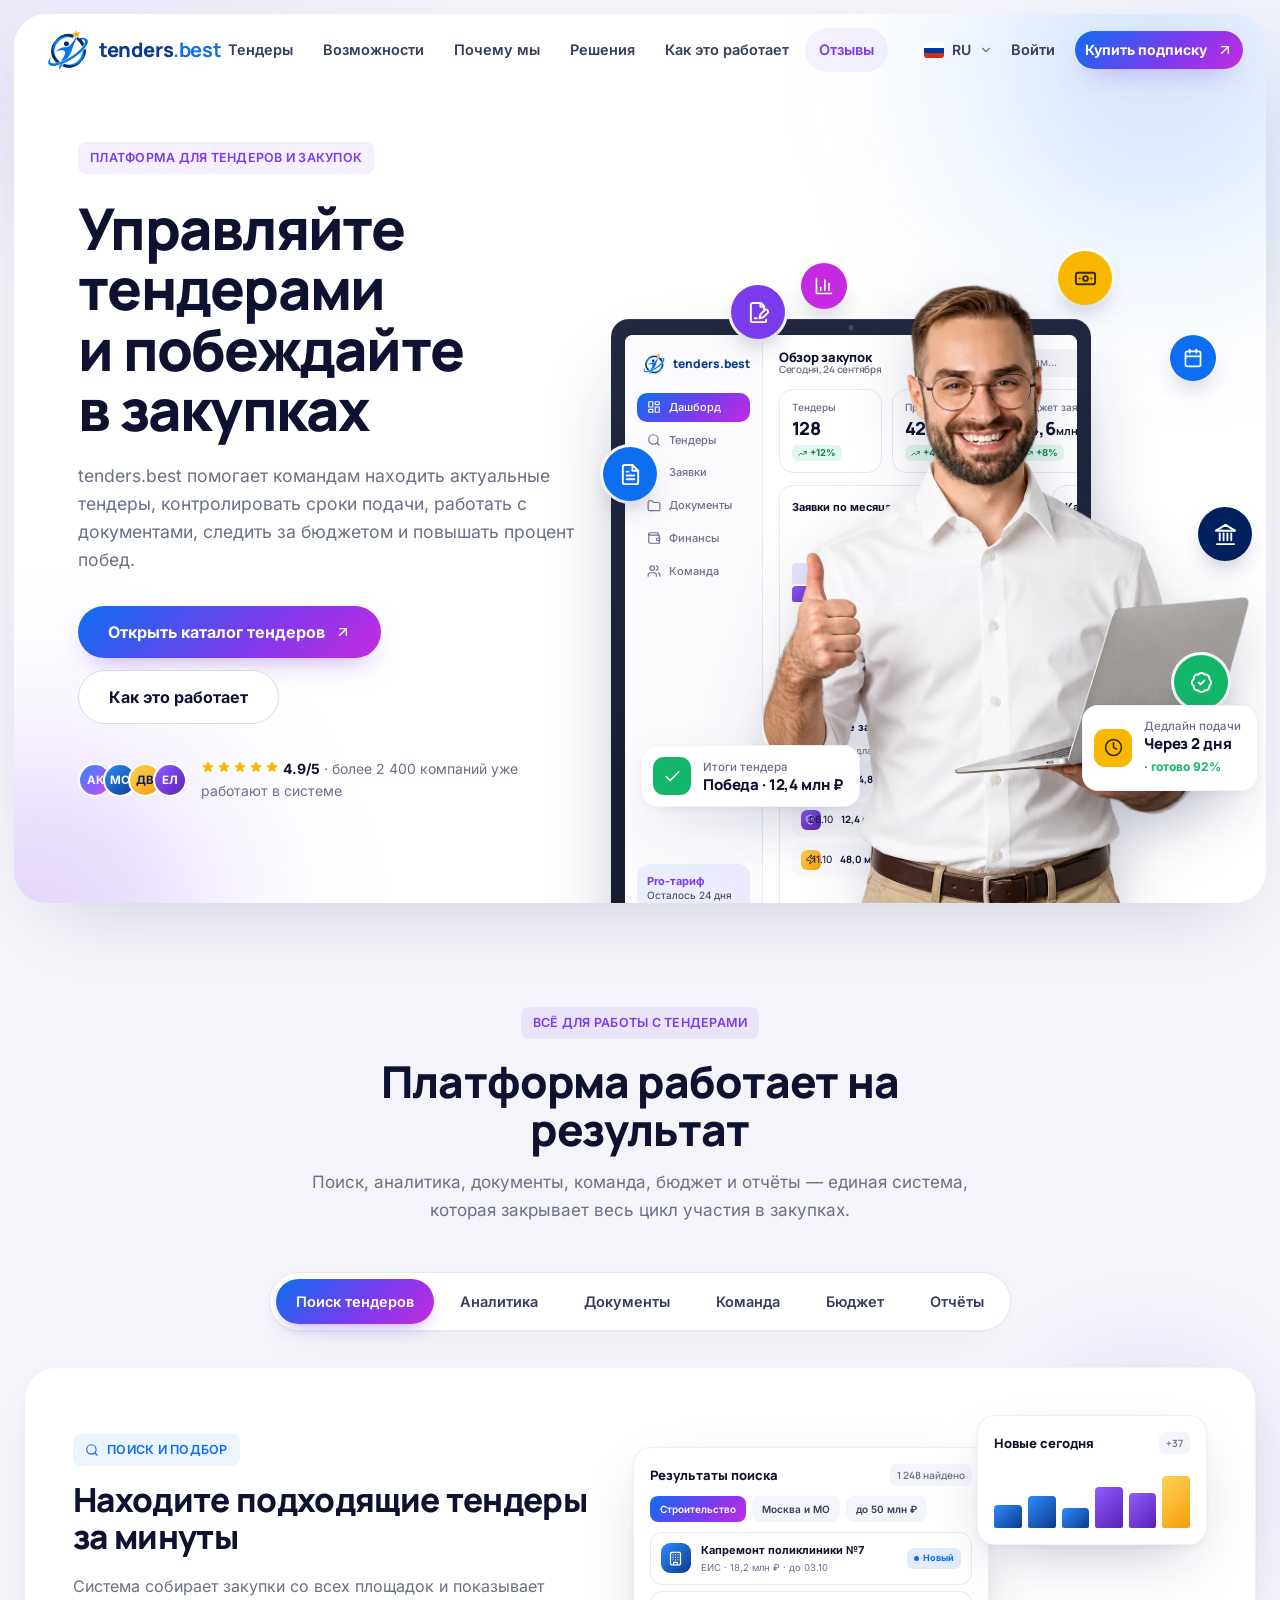
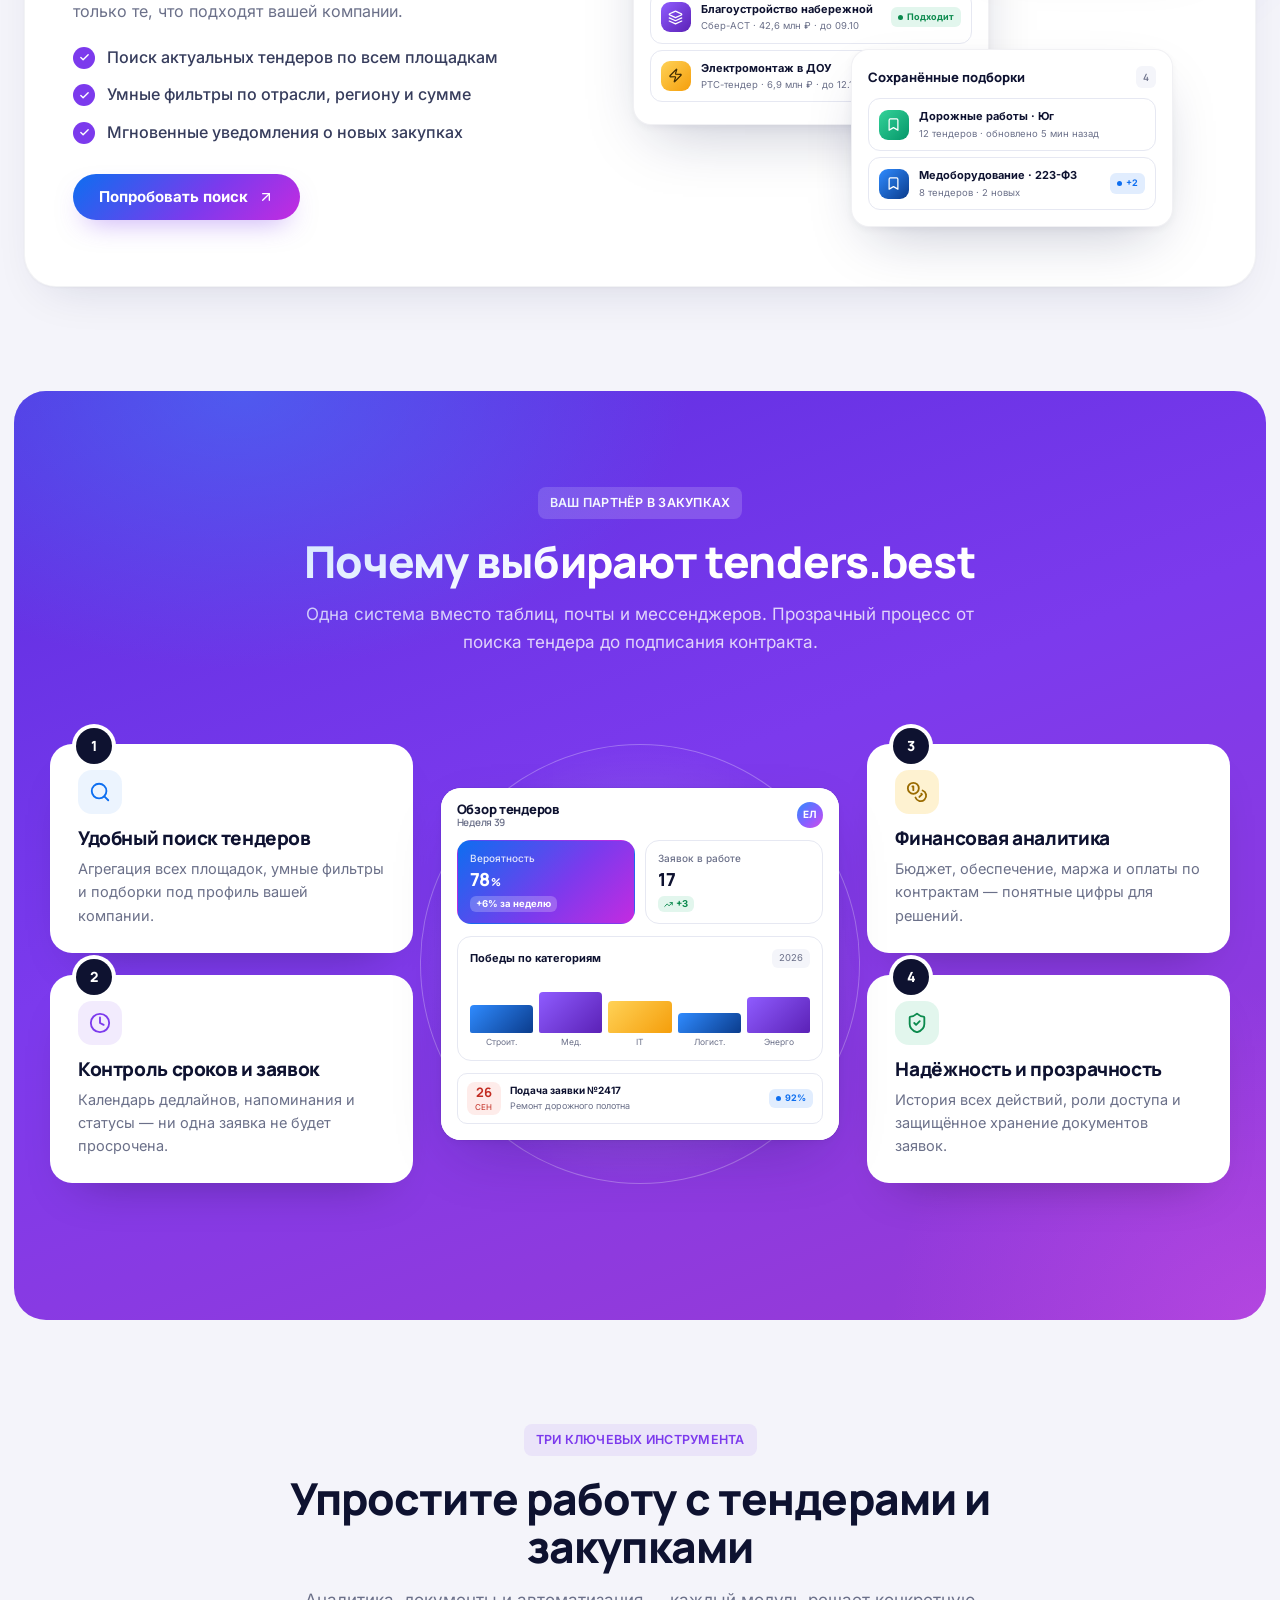
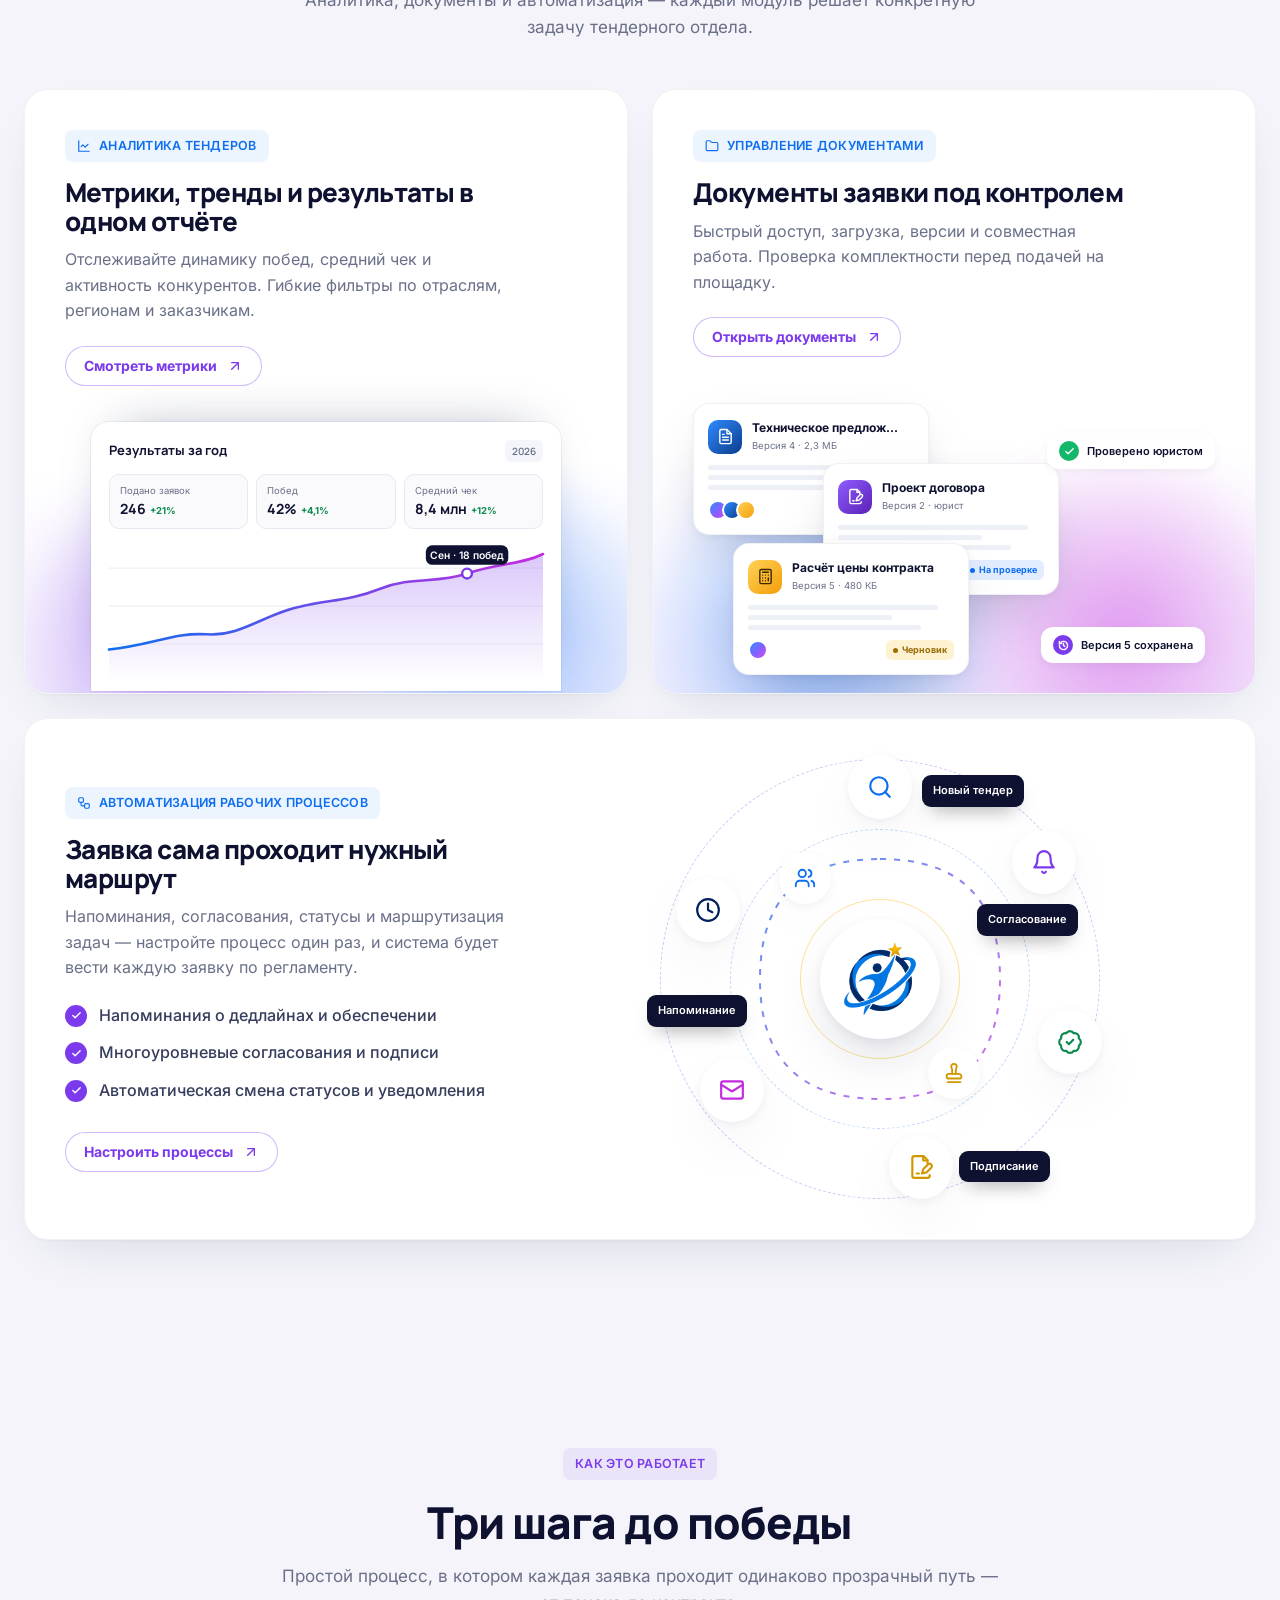
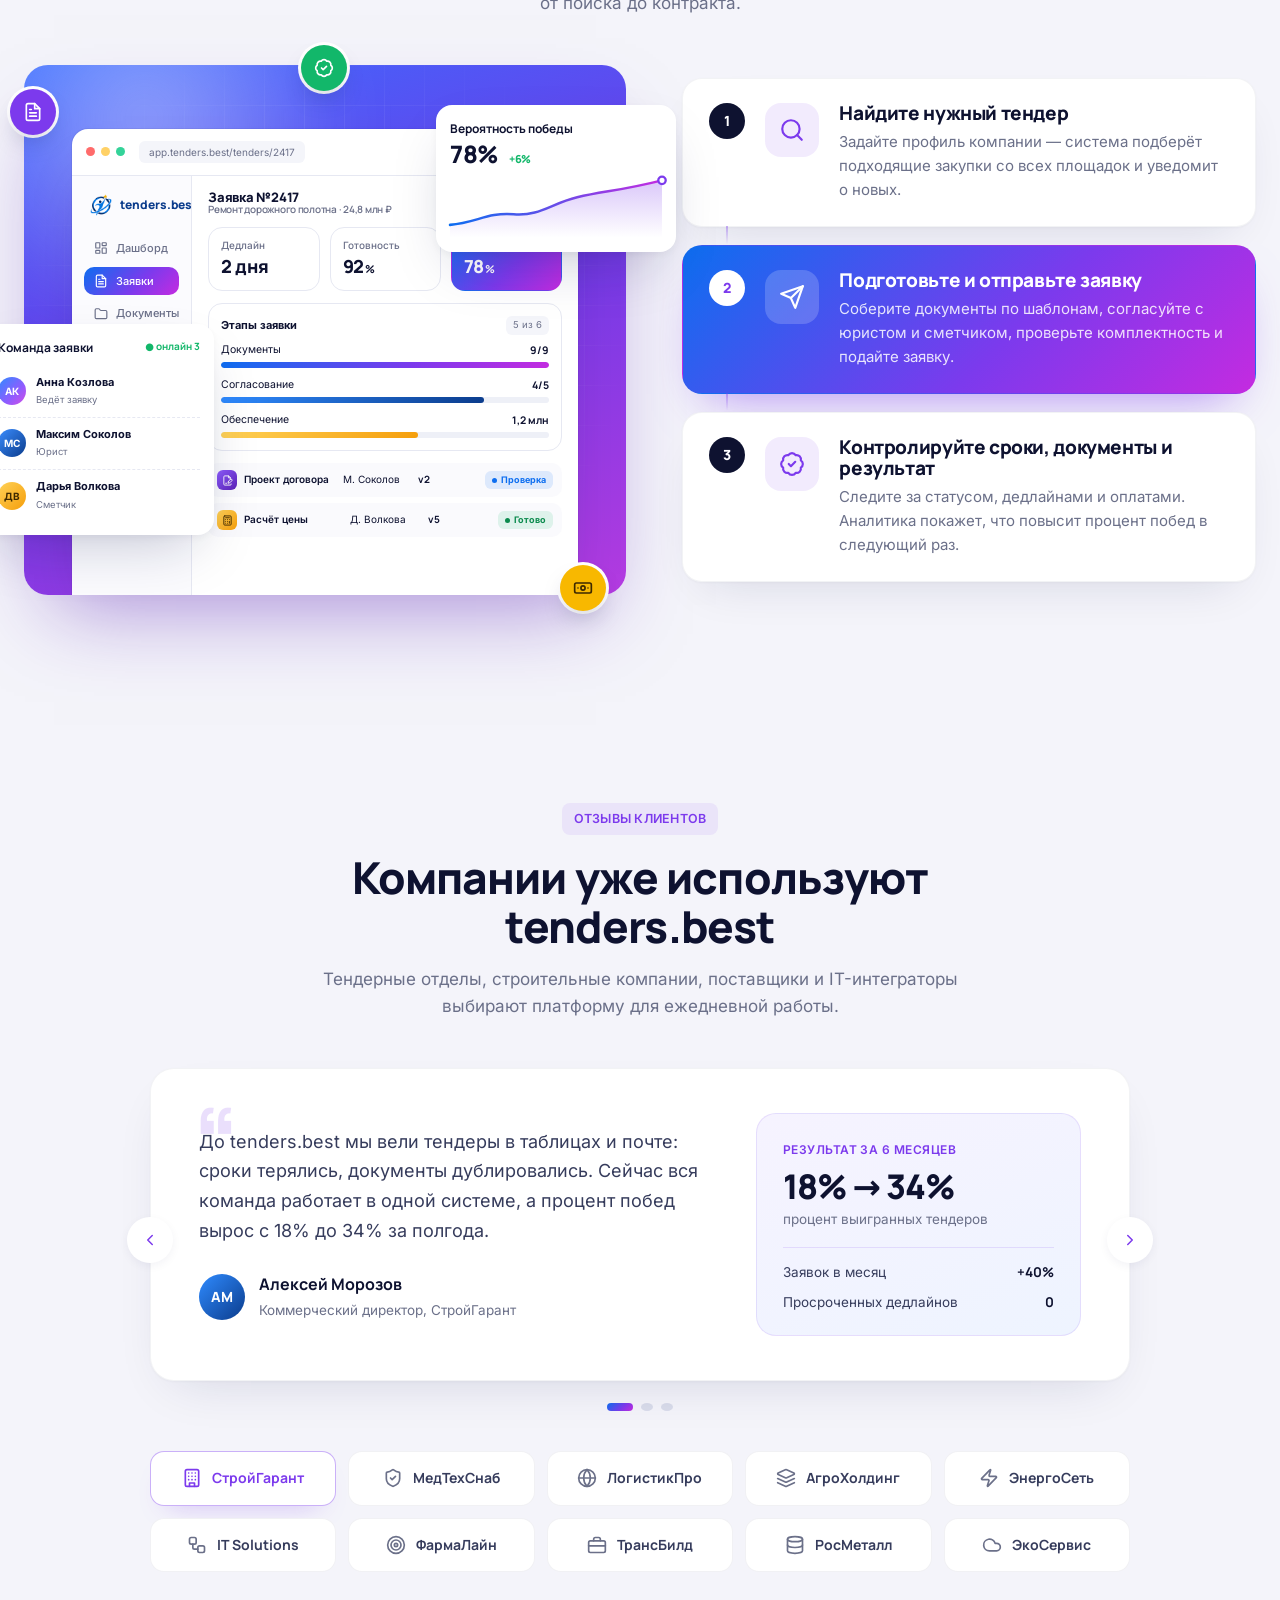
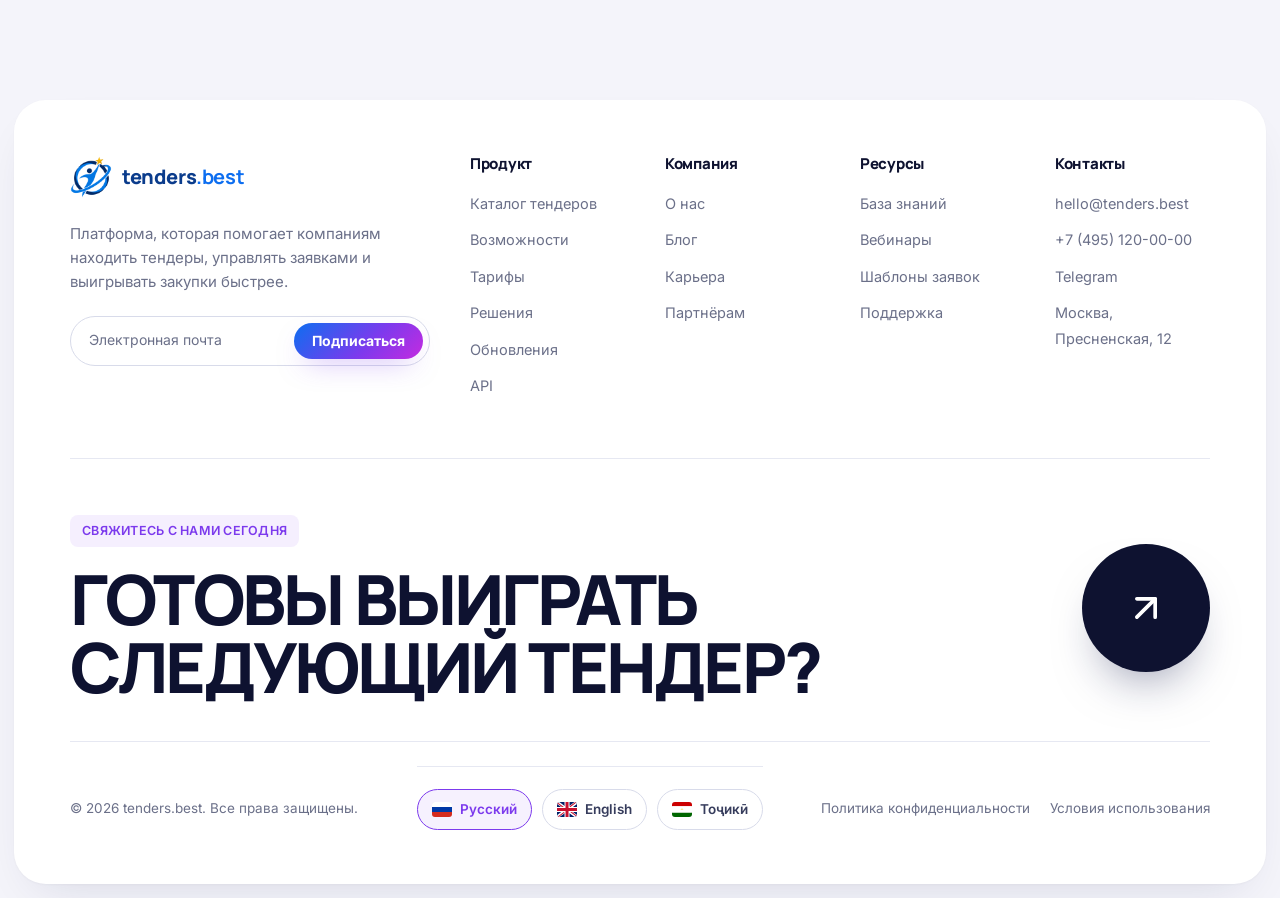
<file: index.html>
<!DOCTYPE html>
<html lang="ru">
<head>
  <meta charset="UTF-8">
  <meta name="viewport" content="width=device-width, initial-scale=1.0">
  <title>tenders.best — платформа для тендеров и закупок</title>
  <meta name="description" content="tenders.best помогает компаниям находить тендеры, контролировать сроки, работать с документами, анализировать закупки и повышать процент побед.">
  <meta property="og:title" content="tenders.best — управляйте тендерами и выигрывайте закупки">
  <meta property="og:description" content="Поиск тендеров, контроль сроков, документы, бюджет и аналитика — в одной системе.">
  <meta property="og:type" content="website">
  <link rel="icon" type="image/png" href="assets/img/favicon.png">
  <link rel="apple-touch-icon" href="assets/img/apple-touch-icon.png">
  <link rel="preload" href="assets/fonts/manrope-800-cyrillic.woff2" as="font" type="font/woff2" crossorigin>
  <link rel="preload" href="assets/fonts/inter-400-cyrillic.woff2" as="font" type="font/woff2" crossorigin>
  <link rel="stylesheet" href="assets/css/fonts.css">
  <link rel="stylesheet" href="assets/css/styles.css">
</head>
<body>

<!-- ============ icon sprite ============ -->
<svg width="0" height="0" style="position:absolute" aria-hidden="true">
  <defs>
    <linearGradient id="lineGrad" x1="0" y1="0" x2="1" y2="0"><stop offset="0" stop-color="#0d6ef0"/><stop offset="1" stop-color="#c42be0"/></linearGradient>
    <linearGradient id="areaGrad" x1="0" y1="0" x2="0" y2="1"><stop offset="0" stop-color="#7c3aed" stop-opacity="0.28"/><stop offset="1" stop-color="#7c3aed" stop-opacity="0"/></linearGradient>
    <linearGradient id="orbitGrad" x1="0" y1="0" x2="1" y2="1"><stop offset="0" stop-color="#0d6ef0"/><stop offset="1" stop-color="#c42be0"/></linearGradient>
    <linearGradient id="donutA" x1="0" y1="0" x2="1" y2="1"><stop offset="0" stop-color="#2f8bff"/><stop offset="1" stop-color="#0b3c8c"/></linearGradient>
    <linearGradient id="donutB" x1="0" y1="0" x2="1" y2="1"><stop offset="0" stop-color="#a35bff"/><stop offset="1" stop-color="#5b21b6"/></linearGradient>
    <linearGradient id="donutC" x1="0" y1="0" x2="1" y2="1"><stop offset="0" stop-color="#ffd257"/><stop offset="1" stop-color="#f59e0b"/></linearGradient>
    <linearGradient id="donutD" x1="0" y1="0" x2="1" y2="1"><stop offset="0" stop-color="#e05cf5"/><stop offset="1" stop-color="#9d1fb8"/></linearGradient>

    <symbol id="flag-ru" viewBox="0 0 640 480"><path fill="#fff" d="M0 0h640v160H0z"/><path fill="#0039a6" d="M0 160h640v160H0z"/><path fill="#d52b1e" d="M0 320h640v160H0z"/></symbol>
    <symbol id="flag-en" viewBox="0 0 640 480"><path fill="#012169" d="M0 0h640v480H0z"/><path fill="#fff" d="m75 0 244 181L562 0h78v62L400 241l240 178v61h-80L320 301 81 480H0v-60l239-178L0 64V0h75z"/><path fill="#c8102e" d="m424 281 216 159v40L369 281h55zm-184 20 6 35L54 480H0l240-179zM640 0v3L391 191l2-44L590 0h50zM0 0l239 176h-60L0 42V0z"/><path fill="#fff" d="M241 0v480h160V0H241zM0 160v160h640V160H0z"/><path fill="#c8102e" d="M0 193v96h640v-96H0zM273 0v480h96V0h-96z"/></symbol>
    <symbol id="flag-tj" viewBox="0 0 640 480"><path fill="#c00" d="M0 0h640v137H0z"/><path fill="#fff" d="M0 137h640v206H0z"/><path fill="#060" d="M0 343h640v137H0z"/><path fill="#f8c300" d="M280 262c8-14 22-24 40-24s32 10 40 24c-12-6-26-10-40-10s-28 4-40 10zm40-42a12 12 0 1 0 0-24 12 12 0 0 0 0 24zm-62 24 8-4 3 9-5 6zm124 0-8-4-3 9 5 6zm-93-12 7-6 5 8-7 5zm62 0-7-6-5 8 7 5z"/></symbol>
    <symbol id="i-chevron-down" viewBox="0 0 24 24"><path d="m6 9 6 6 6-6"/></symbol>
    <symbol id="i-file" viewBox="0 0 24 24"><path d="M14 2H6a2 2 0 0 0-2 2v16a2 2 0 0 0 2 2h12a2 2 0 0 0 2-2V8z"/><path d="M14 2v6h6"/><path d="M16 13H8"/><path d="M16 17H8"/><path d="M10 9H8"/></symbol>
    <symbol id="i-contract" viewBox="0 0 24 24"><path d="M20 19.5v.5a2 2 0 0 1-2 2H6a2 2 0 0 1-2-2V4a2 2 0 0 1 2-2h8.5L18 5.5v3"/><path d="M14 2v4h4"/><path d="M8 18h2"/><path d="M18.4 9.6a2 2 0 1 1 3 3L17 17l-4 1 1-4Z"/></symbol>
    <symbol id="i-money" viewBox="0 0 24 24"><rect x="2" y="6" width="20" height="12" rx="2"/><circle cx="12" cy="12" r="2.5"/><path d="M6 12h.01M18 12h.01"/></symbol>
    <symbol id="i-bank" viewBox="0 0 24 24"><path d="M3 22h18"/><path d="M6 18v-7"/><path d="M10 18v-7"/><path d="M14 18v-7"/><path d="M18 18v-7"/><path d="M12 2 2 8h20z"/></symbol>
    <symbol id="i-chart" viewBox="0 0 24 24"><path d="M3 3v18h18"/><path d="M18 17V9"/><path d="M13 17V5"/><path d="M8 17v-3"/></symbol>
    <symbol id="i-line" viewBox="0 0 24 24"><path d="M3 3v18h18"/><path d="m19 9-5 5-4-4-3 3"/></symbol>
    <symbol id="i-trend" viewBox="0 0 24 24"><path d="M22 7 13.5 15.5 8.5 10.5 2 17"/><path d="M16 7h6v6"/></symbol>
    <symbol id="i-calendar" viewBox="0 0 24 24"><rect x="3" y="4" width="18" height="18" rx="2"/><path d="M16 2v4M8 2v4M3 10h18"/></symbol>
    <symbol id="i-bell" viewBox="0 0 24 24"><path d="M6 8a6 6 0 0 1 12 0c0 7 3 9 3 9H3s3-2 3-9"/><path d="M10.3 21a1.94 1.94 0 0 0 3.4 0"/></symbol>
    <symbol id="i-shield" viewBox="0 0 24 24"><path d="M20 13c0 5-3.5 7.5-7.66 8.95a1 1 0 0 1-.67-.01C7.5 20.5 4 18 4 13V6a1 1 0 0 1 1-1c2 0 4.5-1.2 6.24-2.72a1.17 1.17 0 0 1 1.52 0C14.51 3.81 17 5 19 5a1 1 0 0 1 1 1z"/><path d="m9 12 2 2 4-4"/></symbol>
    <symbol id="i-badge" viewBox="0 0 24 24"><path d="M3.85 8.62a4 4 0 0 1 4.78-4.77 4 4 0 0 1 6.74 0 4 4 0 0 1 4.78 4.78 4 4 0 0 1 0 6.74 4 4 0 0 1-4.77 4.78 4 4 0 0 1-6.75 0 4 4 0 0 1-4.78-4.77 4 4 0 0 1 0-6.76Z"/><path d="m9 12 2 2 4-4"/></symbol>
    <symbol id="i-gavel" viewBox="0 0 24 24"><path d="m14 13-7.5 7.5a2.12 2.12 0 0 1-3-3L11 10"/><path d="m16 16 6-6"/><path d="m8 8 6-6"/><path d="m9 7 8 8"/><path d="m21 11-8-8"/></symbol>
    <symbol id="i-briefcase" viewBox="0 0 24 24"><rect x="2" y="7" width="20" height="14" rx="2"/><path d="M16 7V5a2 2 0 0 0-2-2h-4a2 2 0 0 0-2 2v2"/><path d="M2 13h20"/></symbol>
    <symbol id="i-search" viewBox="0 0 24 24"><circle cx="11" cy="11" r="8"/><path d="m21 21-4.3-4.3"/></symbol>
    <symbol id="i-users" viewBox="0 0 24 24"><path d="M16 21v-2a4 4 0 0 0-4-4H6a4 4 0 0 0-4 4v2"/><circle cx="9" cy="7" r="4"/><path d="M22 21v-2a4 4 0 0 0-3-3.87"/><path d="M16 3.13a4 4 0 0 1 0 7.75"/></symbol>
    <symbol id="i-wallet" viewBox="0 0 24 24"><path d="M21 12V7H5a2 2 0 0 1 0-4h14v4"/><path d="M3 5v14a2 2 0 0 0 2 2h16v-5"/><path d="M18 12a2 2 0 0 0 0 4h4v-4Z"/></symbol>
    <symbol id="i-mail" viewBox="0 0 24 24"><rect x="2" y="4" width="20" height="16" rx="2"/><path d="m22 7-8.97 5.7a1.94 1.94 0 0 1-2.06 0L2 7"/></symbol>
    <symbol id="i-cloud" viewBox="0 0 24 24"><path d="M17.5 19H9a7 7 0 1 1 6.71-9h1.79a4.5 4.5 0 1 1 0 9Z"/></symbol>
    <symbol id="i-folder" viewBox="0 0 24 24"><path d="M20 20a2 2 0 0 0 2-2V8a2 2 0 0 0-2-2h-7.9a2 2 0 0 1-1.69-.9L9.6 3.9A2 2 0 0 0 7.93 3H4a2 2 0 0 0-2 2v13a2 2 0 0 0 2 2Z"/></symbol>
    <symbol id="i-pie" viewBox="0 0 24 24"><path d="M21.21 15.89A10 10 0 1 1 8 2.83"/><path d="M22 12A10 10 0 0 0 12 2v10z"/></symbol>
    <symbol id="i-report" viewBox="0 0 24 24"><rect x="8" y="2" width="8" height="4" rx="1"/><path d="M16 4h2a2 2 0 0 1 2 2v14a2 2 0 0 1-2 2H6a2 2 0 0 1-2-2V6a2 2 0 0 1 2-2h2"/><path d="M12 11h4M12 16h4M8 11h.01M8 16h.01"/></symbol>
    <symbol id="i-clock" viewBox="0 0 24 24"><circle cx="12" cy="12" r="10"/><path d="M12 6v6l4 2"/></symbol>
    <symbol id="i-star" viewBox="0 0 24 24"><path d="M12 2l3.09 6.26L22 9.27l-5 4.87 1.18 6.88L12 17.77l-6.18 3.25L7 14.14 2 9.27l6.91-1.01z"/></symbol>
    <symbol id="i-arrow-up-right" viewBox="0 0 24 24"><path d="M7 17 17 7"/><path d="M7 7h10v10"/></symbol>
    <symbol id="i-arrow-right" viewBox="0 0 24 24"><path d="M5 12h14"/><path d="m12 5 7 7-7 7"/></symbol>
    <symbol id="i-chevron-left" viewBox="0 0 24 24"><path d="m15 18-6-6 6-6"/></symbol>
    <symbol id="i-chevron-right" viewBox="0 0 24 24"><path d="m9 18 6-6-6-6"/></symbol>
    <symbol id="i-check" viewBox="0 0 24 24"><path d="M20 6 9 17l-5-5"/></symbol>
    <symbol id="i-play" viewBox="0 0 24 24"><path d="m6 3 14 9-14 9V3z"/></symbol>
    <symbol id="i-sparkles" viewBox="0 0 24 24"><path d="m12 3 1.9 5.8a2 2 0 0 0 1.3 1.3L21 12l-5.8 1.9a2 2 0 0 0-1.3 1.3L12 21l-1.9-5.8a2 2 0 0 0-1.3-1.3L3 12l5.8-1.9a2 2 0 0 0 1.3-1.3Z"/></symbol>
    <symbol id="i-layers" viewBox="0 0 24 24"><path d="m12.83 2.18a2 2 0 0 0-1.66 0L2.6 6.08a1 1 0 0 0 0 1.83l8.58 3.91a2 2 0 0 0 1.66 0l8.58-3.9a1 1 0 0 0 0-1.83Z"/><path d="m22 17.65-9.17 4.16a2 2 0 0 1-1.66 0L2 17.65"/><path d="m22 12.65-9.17 4.16a2 2 0 0 1-1.66 0L2 12.65"/></symbol>
    <symbol id="i-workflow" viewBox="0 0 24 24"><rect x="3" y="3" width="8" height="8" rx="2"/><path d="M7 11v4a2 2 0 0 0 2 2h4"/><rect x="13" y="13" width="8" height="8" rx="2"/></symbol>
    <symbol id="i-zap" viewBox="0 0 24 24"><path d="M4 14a1 1 0 0 1-.78-1.63l9.9-10.2a.5.5 0 0 1 .86.46l-1.92 6.02A1 1 0 0 0 13 10h7a1 1 0 0 1 .78 1.63l-9.9 10.2a.5.5 0 0 1-.86-.46l1.92-6.02A1 1 0 0 0 11 14z"/></symbol>
    <symbol id="i-lock" viewBox="0 0 24 24"><rect x="3" y="11" width="18" height="11" rx="2"/><path d="M7 11V7a5 5 0 0 1 10 0v4"/></symbol>
    <symbol id="i-grid" viewBox="0 0 24 24"><rect width="7" height="9" x="3" y="3" rx="1"/><rect width="7" height="5" x="14" y="3" rx="1"/><rect width="7" height="9" x="14" y="12" rx="1"/><rect width="7" height="5" x="3" y="16" rx="1"/></symbol>
    <symbol id="i-settings" viewBox="0 0 24 24"><circle cx="12" cy="12" r="3"/><path d="M19.4 15a1.65 1.65 0 0 0 .33 1.82l.06.06a2 2 0 1 1-2.83 2.83l-.06-.06a1.65 1.65 0 0 0-1.82-.33 1.65 1.65 0 0 0-1 1.51V21a2 2 0 1 1-4 0v-.09A1.65 1.65 0 0 0 9 19.4a1.65 1.65 0 0 0-1.82.33l-.06.06a2 2 0 1 1-2.83-2.83l.06-.06a1.65 1.65 0 0 0 .33-1.82 1.65 1.65 0 0 0-1.51-1H3a2 2 0 1 1 0-4h.09A1.65 1.65 0 0 0 4.6 9a1.65 1.65 0 0 0-.33-1.82l-.06-.06a2 2 0 1 1 2.83-2.83l.06.06a1.65 1.65 0 0 0 1.82.33H9a1.65 1.65 0 0 0 1-1.51V3a2 2 0 1 1 4 0v.09a1.65 1.65 0 0 0 1 1.51 1.65 1.65 0 0 0 1.82-.33l.06-.06a2 2 0 1 1 2.83 2.83l-.06.06a1.65 1.65 0 0 0-.33 1.82V9a1.65 1.65 0 0 0 1.51 1H21a2 2 0 1 1 0 4h-.09a1.65 1.65 0 0 0-1.51 1z"/></symbol>
    <symbol id="i-percent" viewBox="0 0 24 24"><path d="M19 5 5 19"/><circle cx="6.5" cy="6.5" r="2.5"/><circle cx="17.5" cy="17.5" r="2.5"/></symbol>
    <symbol id="i-card" viewBox="0 0 24 24"><rect x="2" y="5" width="20" height="14" rx="2"/><path d="M2 10h20"/></symbol>
    <symbol id="i-building" viewBox="0 0 24 24"><rect x="4" y="2" width="16" height="20" rx="2"/><path d="M9 22v-4h6v4"/><path d="M8 6h.01M16 6h.01M12 6h.01M12 10h.01M12 14h.01M16 10h.01M16 14h.01M8 10h.01M8 14h.01"/></symbol>
    <symbol id="i-upload" viewBox="0 0 24 24"><path d="M21 15v4a2 2 0 0 1-2 2H5a2 2 0 0 1-2-2v-4"/><path d="m17 8-5-5-5 5"/><path d="M12 3v12"/></symbol>
    <symbol id="i-download" viewBox="0 0 24 24"><path d="M21 15v4a2 2 0 0 1-2 2H5a2 2 0 0 1-2-2v-4"/><path d="m7 10 5 5 5-5"/><path d="M12 15V3"/></symbol>
    <symbol id="i-filter" viewBox="0 0 24 24"><path d="M22 3H2l8 9.46V19l4 2v-8.54L22 3z"/></symbol>
    <symbol id="i-send" viewBox="0 0 24 24"><path d="m22 2-7 20-4-9-9-4Z"/><path d="M22 2 11 13"/></symbol>
    <symbol id="i-globe" viewBox="0 0 24 24"><circle cx="12" cy="12" r="10"/><path d="M12 2a14.5 14.5 0 0 0 0 20 14.5 14.5 0 0 0 0-20"/><path d="M2 12h20"/></symbol>
    <symbol id="i-phone" viewBox="0 0 24 24"><path d="M22 16.92v3a2 2 0 0 1-2.18 2 19.79 19.79 0 0 1-8.63-3.07 19.5 19.5 0 0 1-6-6 19.79 19.79 0 0 1-3.07-8.67A2 2 0 0 1 4.11 2h3a2 2 0 0 1 2 1.72c.127.96.361 1.903.7 2.81a2 2 0 0 1-.45 2.11L8.09 9.91a16 16 0 0 0 6 6l1.27-1.27a2 2 0 0 1 2.11-.45c.907.339 1.85.573 2.81.7A2 2 0 0 1 22 16.92z"/></symbol>
    <symbol id="i-message" viewBox="0 0 24 24"><path d="M21 15a2 2 0 0 1-2 2H7l-4 4V5a2 2 0 0 1 2-2h14a2 2 0 0 1 2 2z"/></symbol>
    <symbol id="i-database" viewBox="0 0 24 24"><ellipse cx="12" cy="5" rx="9" ry="3"/><path d="M3 5v14a9 3 0 0 0 18 0V5"/><path d="M3 12a9 3 0 0 0 18 0"/></symbol>
    <symbol id="i-coins" viewBox="0 0 24 24"><circle cx="8" cy="8" r="6"/><path d="M18.09 10.37A6 6 0 1 1 10.34 18"/><path d="M7 6h1v4"/><path d="m16.71 13.88.7.71-2.82 2.82"/></symbol>
    <symbol id="i-target" viewBox="0 0 24 24"><circle cx="12" cy="12" r="10"/><circle cx="12" cy="12" r="6"/><circle cx="12" cy="12" r="2"/></symbol>
    <symbol id="i-stamp" viewBox="0 0 24 24"><path d="M5 22h14"/><path d="M19.27 13.73A2.5 2.5 0 0 0 17.5 13h-11A2.5 2.5 0 0 0 4 15.5V17a1 1 0 0 0 1 1h14a1 1 0 0 0 1-1v-1.5c0-.66-.26-1.3-.73-1.77Z"/><path d="M14 13V8.5C14 7 15 7 15 5a3 3 0 0 0-6 0c0 2 1 2 1 3.5V13"/></symbol>
    <symbol id="i-user" viewBox="0 0 24 24"><path d="M19 21v-2a4 4 0 0 0-4-4H9a4 4 0 0 0-4 4v2"/><circle cx="12" cy="7" r="4"/></symbol>
    <symbol id="i-calc" viewBox="0 0 24 24"><rect width="16" height="20" x="4" y="2" rx="2"/><path d="M8 6h8"/><path d="M16 14v4"/><path d="M16 10h.01M12 10h.01M8 10h.01M12 14h.01M8 14h.01M12 18h.01M8 18h.01"/></symbol>
    <symbol id="i-bookmark" viewBox="0 0 24 24"><path d="m19 21-7-4-7 4V5a2 2 0 0 1 2-2h10a2 2 0 0 1 2 2v16z"/></symbol>
    <symbol id="i-scale" viewBox="0 0 24 24"><path d="m16 16 3-8 3 8c-.87.65-1.92 1-3 1s-2.13-.35-3-1Z"/><path d="m2 16 3-8 3 8c-.87.65-1.92 1-3 1s-2.13-.35-3-1Z"/><path d="M7 21h10"/><path d="M12 3v18"/><path d="M3 7h2c2 0 5-1 7-2 2 1 5 2 7 2h2"/></symbol>
    <symbol id="i-history" viewBox="0 0 24 24"><path d="M3 12a9 9 0 1 0 3-6.7L3 8"/><path d="M3 3v5h5"/><path d="M12 7v5l3 2"/></symbol>
    <symbol id="i-apple" viewBox="0 0 24 24"><path d="M16.37 12.6c0-2.3 1.9-3.4 2-3.5-1.1-1.6-2.8-1.8-3.4-1.8-1.4-.1-2.8.9-3.5.9-.7 0-1.8-.9-3-.8-1.5 0-2.9.9-3.7 2.2-1.6 2.8-.4 6.8 1.1 9 .8 1.1 1.7 2.3 2.8 2.3 1.1 0 1.6-.7 2.9-.7 1.4 0 1.8.7 3 .7s2-1.1 2.8-2.2c.9-1.3 1.2-2.5 1.2-2.6 0 0-2.4-.9-2.2-3.5zM14.1 5.8c.6-.7 1-1.7.9-2.8-.9 0-2 .6-2.6 1.4-.6.7-1.1 1.7-.9 2.7 1 .1 2-.5 2.6-1.3z"/></symbol>
    <symbol id="i-gplay" viewBox="0 0 24 24"><path d="M4 3.5v17c0 .6.7 1 1.2.7l14.6-8.5c.5-.3.5-1 0-1.3L5.2 2.9C4.7 2.6 4 2.9 4 3.5z"/><path d="M4.3 3.1 14.9 12 4.3 20.9" fill="none" stroke="#fff" stroke-opacity=".35" stroke-width="1"/></symbol>
  </defs>
</svg>

<div class="page-aura" aria-hidden="true"></div>

<!-- ============ header ============ -->
<header class="header" id="header">
  <div class="container">
    <div class="header__bar">
      <a href="#top" class="brand" aria-label="tenders.best — на главную">
        <img class="brand__mark" src="assets/img/logo-mark.png" alt="" width="44" height="44">
        <span class="brand__name">tenders<b>.best</b></span>
      </a>
      <nav class="nav" aria-label="Основная навигация">
        <a href="/tenders" data-i="nav_tenders">Тендеры</a>
        <a href="#platform" data-i="nav_platform">Возможности</a>
        <a href="#why" data-i="nav_why">Почему мы</a>
        <a href="#features" data-i="nav_features">Решения</a>
        <a href="#how" data-i="nav_how">Как это работает</a>
        <a href="#reviews" data-i="nav_reviews">Отзывы</a>
      </nav>
      <div class="header__actions">
        <div class="lang" id="lang">
          <button type="button" class="lang__btn" aria-haspopup="listbox" aria-expanded="false" aria-label="Язык"><span class="flag" data-flag><svg><use href="#flag-ru"/></svg></span><span data-lang-label>RU</span><svg class="icon chev"><use href="#i-chevron-down"/></svg></button>
          <div class="lang__menu" role="listbox" aria-label="Выбор языка">
            <button type="button" role="option" data-set-lang="ru" aria-selected="true"><span class="flag"><svg><use href="#flag-ru"/></svg></span>Русский<svg class="icon"><use href="#i-check"/></svg></button>
            <button type="button" role="option" data-set-lang="en" aria-selected="false"><span class="flag"><svg><use href="#flag-en"/></svg></span>English<svg class="icon"><use href="#i-check"/></svg></button>
            <button type="button" role="option" data-set-lang="tj" aria-selected="false"><span class="flag"><svg><use href="#flag-tj"/></svg></span>Тоҷикӣ<svg class="icon"><use href="#i-check"/></svg></button>
          </div>
        </div>
        <a href="#" class="header__login" data-i="login">Войти</a>
        <a href="#cta" class="btn btn--primary btn--sm"><span data-i="buy">Купить подписку</span> <svg class="icon icon--arrow"><use href="#i-arrow-up-right"/></svg></a>
        <button class="burger" id="burger" aria-label="Открыть меню" aria-expanded="false"><span></span><span></span><span></span></button>
      </div>
    </div>
  </div>
</header>
<div class="mobile-menu" id="mobileMenu">
  <a href="/tenders" data-i="nav_tenders">Тендеры</a>
  <a href="#platform" data-i="nav_platform">Возможности</a>
  <a href="#why" data-i="nav_why">Почему мы</a>
  <a href="#features" data-i="nav_features">Решения</a>
  <a href="#how" data-i="nav_how">Как это работает</a>
  <a href="#reviews" data-i="nav_reviews">Отзывы</a>
  <a href="#cta" class="btn btn--primary btn--lg" data-i="buy">Купить подписку</a>
  <div class="mobile-menu__langs">
    <button type="button" data-set-lang="ru" aria-selected="true"><span class="flag"><svg><use href="#flag-ru"/></svg></span>RU</button>
    <button type="button" data-set-lang="en" aria-selected="false"><span class="flag"><svg><use href="#flag-en"/></svg></span>EN</button>
    <button type="button" data-set-lang="tj" aria-selected="false"><span class="flag"><svg><use href="#flag-tj"/></svg></span>TJ</button>
  </div>
</div>

<main id="top">

<!-- ============ hero ============ -->
<section class="hero">
  <div class="hero__card">
    <div class="hero__glow hero__glow--1" aria-hidden="true"></div>
    <div class="hero__glow hero__glow--2" aria-hidden="true"></div>

    <div class="container hero__inner">
      <div class="hero__copy">
        <span class="eyebrow" data-reveal style="--i:0" data-i="hero_eyebrow">Платформа для тендеров и закупок</span>
        <h1 class="hero__title" data-reveal style="--i:1" data-i="hero_h1">Управляйте тендерами и&nbsp;побеждайте в&nbsp;закупках</h1>
        <p class="hero__lead" data-reveal style="--i:2" data-i="hero_lead">tenders.best помогает командам находить актуальные тендеры, контролировать сроки подачи, работать с документами, следить за бюджетом и повышать процент побед.</p>
        <div class="hero__cta" data-reveal style="--i:3">
          <a href="/tenders" class="btn btn--primary btn--lg"><span data-i="hero_cta">Открыть каталог тендеров</span> <svg class="icon icon--arrow"><use href="#i-arrow-up-right"/></svg></a>
          <a href="#how" class="btn btn--ghost btn--lg" data-i="hero_cta2">Как это работает</a>
        </div>
        <div class="hero__proof" data-reveal style="--i:4">
          <div class="avatars"><span>АК</span><span>МС</span><span>ДВ</span><span>ЕЛ</span></div>
          <div>
            <span class="stars"><svg class="icon"><use href="#i-star"/></svg><svg class="icon"><use href="#i-star"/></svg><svg class="icon"><use href="#i-star"/></svg><svg class="icon"><use href="#i-star"/></svg><svg class="icon"><use href="#i-star"/></svg></span>
            <span data-i="hero_proof"><b>4.9/5</b> · более 2 400 компаний уже работают в системе</span>
          </div>
        </div>
      </div>

      <div class="hero__visual" id="heroVisual">
        <div class="hero__scene">
          <!-- dashboard -->
          <div class="laptop" data-reveal>
            <div class="laptop__screen">
            <span class="laptop__cam"></span>
            <div class="dash" data-anim>
              <aside class="dash__side">
                <div class="dash__logo"><img src="assets/img/logo-mark.png" alt="">tenders.best</div>
                <a class="dash__nav is-active"><svg class="icon"><use href="#i-grid"/></svg> Дашборд</a>
                <a class="dash__nav"><svg class="icon"><use href="#i-search"/></svg> Тендеры</a>
                <a class="dash__nav"><svg class="icon"><use href="#i-file"/></svg> Заявки</a>
                <a class="dash__nav"><svg class="icon"><use href="#i-folder"/></svg> Документы</a>
                <a class="dash__nav"><svg class="icon"><use href="#i-wallet"/></svg> Финансы</a>
                <a class="dash__nav"><svg class="icon"><use href="#i-users"/></svg> Команда</a>
                <div class="dash__side-foot"><b>Pro-тариф</b>Осталось 24 дня<div class="progress" style="margin-top:6px"><i style="--w:68%"></i></div></div>
              </aside>
              <div class="dash__main">
                <div class="dash__top">
                  <h4>Обзор закупок<small>Сегодня, 24 сентября</small></h4>
                  <div class="dash__search"><svg class="icon"><use href="#i-search"/></svg> Поиск по тендерам…</div>
                  <div class="dash__user"><span class="dash__bell"><svg class="icon"><use href="#i-bell"/></svg></span><i>АК</i></div>
                </div>
                <div class="kpis">
                  <div class="kpi"><div class="kpi__label">Тендеры</div><div class="kpi__value"><span data-count="128">0</span></div><span class="kpi__delta"><svg class="icon"><use href="#i-trend"/></svg>+12%</span></div>
                  <div class="kpi"><div class="kpi__label">Процент побед</div><div class="kpi__value"><span data-count="42">0</span><small>%</small></div><span class="kpi__delta"><svg class="icon"><use href="#i-trend"/></svg>+4,1%</span></div>
                  <div class="kpi"><div class="kpi__label">Бюджет заявок</div><div class="kpi__value"><span data-count="84.6" data-decimals="1">0</span><small>млн ₽</small></div><span class="kpi__delta"><svg class="icon"><use href="#i-trend"/></svg>+8%</span></div>
                  <div class="kpi kpi--accent"><div class="kpi__label">Контракты</div><div class="kpi__value"><span data-count="312">0</span><small>млн ₽</small></div><span class="kpi__delta"><svg class="icon"><use href="#i-trend"/></svg>+18%</span></div>
                </div>
                <div class="dash__row">
                  <div class="panel">
                    <div class="panel__head"><b>Заявки по месяцам</b><span>Поданы · Выиграны</span></div>
                    <div class="bars">
                      <div class="bars__col"><div class="bars__stack"><div class="bars__bar bars__bar--soft" style="--h:30%;--i:0"></div><div class="bars__bar" style="--h:22%;--i:0"></div></div><span class="bars__label">Апр</span></div>
                      <div class="bars__col"><div class="bars__stack"><div class="bars__bar bars__bar--soft" style="--h:34%;--i:1"></div><div class="bars__bar" style="--h:30%;--i:1"></div></div><span class="bars__label">Май</span></div>
                      <div class="bars__col"><div class="bars__stack"><div class="bars__bar bars__bar--soft" style="--h:26%;--i:2"></div><div class="bars__bar" style="--h:38%;--i:2"></div></div><span class="bars__label">Июн</span></div>
                      <div class="bars__col"><div class="bars__stack"><div class="bars__bar bars__bar--soft" style="--h:30%;--i:3"></div><div class="bars__bar bars__bar--blue" style="--h:46%;--i:3"></div></div><span class="bars__label">Июл</span></div>
                      <div class="bars__col"><div class="bars__stack"><div class="bars__bar bars__bar--soft" style="--h:22%;--i:4"></div><div class="bars__bar" style="--h:52%;--i:4"></div></div><span class="bars__label">Авг</span></div>
                      <div class="bars__col"><div class="bars__stack"><div class="bars__bar bars__bar--soft" style="--h:20%;--i:5"></div><div class="bars__bar bars__bar--gold" style="--h:64%;--i:5"></div></div><span class="bars__label">Сен</span></div>
                    </div>
                  </div>
                  <div class="panel panel--donut">
                    <div class="panel__head"><b>Категории</b><span>Квартал</span></div>
                    <div class="donut">
                      <svg viewBox="0 0 100 100">
                        <circle class="donut__track" cx="50" cy="50" r="40"/>
                        <circle class="donut__seg" cx="50" cy="50" r="40" stroke="url(#donutA)" data-seg="38" data-offset="0"/>
                        <circle class="donut__seg" cx="50" cy="50" r="40" stroke="url(#donutB)" data-seg="24" data-offset="38"/>
                        <circle class="donut__seg" cx="50" cy="50" r="40" stroke="url(#donutC)" data-seg="21" data-offset="62"/>
                        <circle class="donut__seg" cx="50" cy="50" r="40" stroke="url(#donutD)" data-seg="17" data-offset="83"/>
                      </svg>
                      <div class="donut__center"><div><b>128</b><small>тендеров</small></div></div>
                    </div>
                    <ul class="legend">
                      <li><i style="--c:#2f8bff"></i>Строительство<b>38%</b></li>
                      <li><i style="--c:#a35bff"></i>Медицина<b>24%</b></li>
                      <li><i style="--c:#ffd257"></i>IT и связь<b>21%</b></li>
                    </ul>
                  </div>
                </div>
                <div class="dash__row dash__row--2">
                  <div class="panel">
                    <div class="panel__head"><b>Последние заявки</b><span>Все</span></div>
                    <div class="tlist">
                      <div class="tlist__row tlist__row--head"><span>Тендер</span><span>Дедлайн</span><span>Сумма</span><span>Статус</span></div>
                      <div class="tlist__row"><div class="tlist__name"><i><svg class="icon"><use href="#i-building"/></svg></i><span>Реконструкция школы №14</span></div><span>02.10</span><span class="tlist__sum">24,8 млн</span><span class="status status--win">Победа</span></div>
                      <div class="tlist__row"><div class="tlist__name"><i class="c2"><svg class="icon"><use href="#i-shield"/></svg></i><span>Поставка медоборудования</span></div><span>06.10</span><span class="tlist__sum">12,4 млн</span><span class="status status--review">На оценке</span></div>
                      <div class="tlist__row"><div class="tlist__name"><i class="c3"><svg class="icon"><use href="#i-zap"/></svg></i><span>Модернизация подстанции</span></div><span>11.10</span><span class="tlist__sum">48,0 млн</span><span class="status status--draft">Черновик</span></div>
                    </div>
                  </div>
                  <div class="panel">
                    <div class="panel__head"><b>Ближайшие дедлайны</b><span>3</span></div>
                    <div class="deadlines">
                      <div class="deadline"><div class="deadline__date deadline__date--hot"><b>26</b><small>сен</small></div><div class="deadline__body"><b>Ремонт дорожного полотна</b><small>Осталось 2 дня</small></div></div>
                      <div class="deadline"><div class="deadline__date"><b>30</b><small>сен</small></div><div class="deadline__body"><b>ИТ-инфраструктура вуза</b><small>Осталось 6 дней</small></div></div>
                      <div class="deadline"><div class="deadline__date"><b>04</b><small>окт</small></div><div class="deadline__body"><b>Поставка спецтехники</b><small>Осталось 10 дней</small></div></div>
                    </div>
                  </div>
                </div>
              </div>
            </div>
            </div>
            <div class="laptop__base"><span class="laptop__notch"></span></div>
          </div>

          <!-- businessman -->
          <div class="hero__person" data-reveal>
            <img src="assets/img/hero-person.webp" alt="Специалист по тендерам с ноутбуком" width="1024" height="1296">
          </div>

          <!-- floating badges -->
          <span class="badge badge--blue bw-file" style="--fdl:0s"><svg class="icon"><use href="#i-file"/></svg></span>
          <span class="badge badge--violet bw-contract" style="--fdl:-1.2s"><svg class="icon"><use href="#i-contract"/></svg></span>
          <span class="badge badge--sm badge--magenta bw-chart" style="--fdl:-2.1s"><svg class="icon"><use href="#i-chart"/></svg></span>
          <span class="badge badge--gold bw-money" style="--fdl:-0.6s"><svg class="icon"><use href="#i-money"/></svg></span>
          <span class="badge badge--sm badge--blue bw-calendar" style="--fdl:-2.8s"><svg class="icon"><use href="#i-calendar"/></svg></span>
          <span class="badge badge--navy bw-bank" style="--fdl:-1.7s"><svg class="icon"><use href="#i-bank"/></svg></span>
          <span class="badge badge--green bw-check" style="--fdl:-3.3s"><svg class="icon"><use href="#i-badge"/></svg></span>

          <!-- floating mini cards -->
          <div class="float-card fc-win">
            <span class="float-card__ico float-card__ico--green"><svg class="icon"><use href="#i-check"/></svg></span>
            <span><small data-i="fc_win_l">Итоги тендера</small><strong data-i="fc_win_v">Победа · 12,4 млн ₽</strong></span>
          </div>
          <div class="float-card fc-deadline">
            <span class="float-card__ico float-card__ico--gold"><svg class="icon"><use href="#i-clock"/></svg></span>
            <span><small data-i="fc_dl_l">Дедлайн подачи</small><strong data-i="fc_dl_v">Через 2 дня</strong> <em data-i="fc_dl_e">· готово 92%</em></span>
          </div>
        </div>
      </div>
    </div>
  </div>
</section>

<!-- ============ platform / tabs ============ -->
<section class="section" id="platform">
  <div class="container">
    <div class="section-head" data-reveal>
      <span class="eyebrow" data-i="pl_eyebrow">Всё для работы с тендерами</span>
      <h2 data-i="pl_h">Платформа работает на результат</h2>
      <p data-i="pl_p">Поиск, аналитика, документы, команда, бюджет и отчёты — единая система, которая закрывает весь цикл участия в закупках.</p>
    </div>

    <div class="tabs" role="tablist" data-reveal>
      <button class="tab is-active" role="tab" data-tab="search" aria-selected="true" data-i="tab_search">Поиск тендеров</button>
      <button class="tab" role="tab" data-tab="analytics" aria-selected="false" data-i="tab_analytics">Аналитика</button>
      <button class="tab" role="tab" data-tab="docs" aria-selected="false" data-i="tab_docs">Документы</button>
      <button class="tab" role="tab" data-tab="team" aria-selected="false" data-i="tab_team">Команда</button>
      <button class="tab" role="tab" data-tab="budget" aria-selected="false" data-i="tab_budget">Бюджет</button>
      <button class="tab" role="tab" data-tab="reports" aria-selected="false" data-i="tab_reports">Отчёты</button>
    </div>

    <div class="showcase" data-reveal>
      <div class="showcase__card">

        <!-- panel: search -->
        <div class="showcase__panel is-active" data-panel="search">
          <div class="showcase__copy">
            <span class="eyebrow eyebrow--blue"><svg class="icon" style="width:14px;height:14px"><use href="#i-search"/></svg> <span data-i="s_e">Поиск и подбор</span></span>
            <h3 data-i="s_h">Находите подходящие тендеры за минуты</h3>
            <p data-i="s_p">Система собирает закупки со всех площадок и показывает только те, что подходят вашей компании.</p>
            <ul class="checks">
              <li><i><svg class="icon"><use href="#i-check"/></svg></i><span data-i="s_l1">Поиск актуальных тендеров по всем площадкам</span></li>
              <li><i><svg class="icon"><use href="#i-check"/></svg></i><span data-i="s_l2">Умные фильтры по отрасли, региону и сумме</span></li>
              <li><i><svg class="icon"><use href="#i-check"/></svg></i><span data-i="s_l3">Мгновенные уведомления о новых закупках</span></li>
            </ul>
            <a href="#cta" class="btn btn--primary"><span data-i="s_cta">Попробовать поиск</span> <svg class="icon icon--arrow"><use href="#i-arrow-up-right"/></svg></a>
          </div>
          <div class="showcase__visual" data-anim>
            <div class="mini mini--a">
              <h5>Результаты поиска <span>1 248 найдено</span></h5>
              <div class="chip-row"><span class="chip chip--on">Строительство</span><span class="chip">Москва и МО</span><span class="chip">до 50 млн ₽</span></div>
              <div class="doc-row"><i><svg class="icon"><use href="#i-building"/></svg></i><div><b>Капремонт поликлиники №7</b><small>ЕИС · 18,2 млн ₽ · до 03.10</small></div><span class="status status--review">Новый</span></div>
              <div class="doc-row"><i class="c2"><svg class="icon"><use href="#i-layers"/></svg></i><div><b>Благоустройство набережной</b><small>Сбер-АСТ · 42,6 млн ₽ · до 09.10</small></div><span class="status status--win">Подходит</span></div>
              <div class="doc-row"><i class="c3"><svg class="icon"><use href="#i-zap"/></svg></i><div><b>Электромонтаж в ДОУ</b><small>РТС-тендер · 6,9 млн ₽ · до 12.10</small></div><span class="status status--draft">Оценка</span></div>
            </div>
            <div class="mini mini--b">
              <h5>Новые сегодня <span>+37</span></h5>
              <div class="bars" style="height:64px">
                <div class="bars__col"><div class="bars__stack"><div class="bars__bar bars__bar--blue" style="--h:40%;--i:0"></div></div></div>
                <div class="bars__col"><div class="bars__stack"><div class="bars__bar bars__bar--blue" style="--h:55%;--i:1"></div></div></div>
                <div class="bars__col"><div class="bars__stack"><div class="bars__bar bars__bar--blue" style="--h:35%;--i:2"></div></div></div>
                <div class="bars__col"><div class="bars__stack"><div class="bars__bar" style="--h:70%;--i:3"></div></div></div>
                <div class="bars__col"><div class="bars__stack"><div class="bars__bar" style="--h:60%;--i:4"></div></div></div>
                <div class="bars__col"><div class="bars__stack"><div class="bars__bar bars__bar--gold" style="--h:90%;--i:5"></div></div></div>
              </div>
            </div>
            <div class="mini mini--c">
              <h5>Сохранённые подборки <span>4</span></h5>
              <div class="doc-row"><i class="c4"><svg class="icon"><use href="#i-bookmark"/></svg></i><div><b>Дорожные работы · Юг</b><small>12 тендеров · обновлено 5 мин назад</small></div></div>
              <div class="doc-row" style="margin-bottom:0"><i><svg class="icon"><use href="#i-bookmark"/></svg></i><div><b>Медоборудование · 223-ФЗ</b><small>8 тендеров · 2 новых</small></div><span class="status status--review">+2</span></div>
            </div>
          </div>
        </div>

        <!-- panel: analytics -->
        <div class="showcase__panel" data-panel="analytics">
          <div class="showcase__copy">
            <span class="eyebrow eyebrow--blue"><svg class="icon" style="width:14px;height:14px"><use href="#i-line"/></svg> <span data-i="a_e">Аналитика закупок</span></span>
            <h3 data-i="a_h">Аналитика, которая показывает, где вы выигрываете</h3>
            <p data-i="a_p">Понимайте, какие категории, заказчики и суммы приносят победы, и отказывайтесь от невыгодных лотов.</p>
            <ul class="checks">
              <li><i><svg class="icon"><use href="#i-check"/></svg></i><span data-i="a_l1">Аналитика по закупкам и конкурентам</span></li>
              <li><i><svg class="icon"><use href="#i-check"/></svg></i><span data-i="a_l2">Динамика побед и средний чек по месяцам</span></li>
              <li><i><svg class="icon"><use href="#i-check"/></svg></i><span data-i="a_l3">Прогноз вероятности победы по каждому лоту</span></li>
            </ul>
            <a href="#cta" class="btn btn--primary"><span data-i="a_cta">Смотреть аналитику</span> <svg class="icon icon--arrow"><use href="#i-arrow-up-right"/></svg></a>
          </div>
          <div class="showcase__visual" data-anim>
            <div class="mini mini--a">
              <h5>Динамика побед <span>12 месяцев</span></h5>
              <svg class="line-chart" viewBox="0 0 300 120" preserveAspectRatio="none">
                <g class="grid"><line x1="0" y1="20" x2="300" y2="20"/><line x1="0" y1="50" x2="300" y2="50"/><line x1="0" y1="80" x2="300" y2="80"/><line x1="0" y1="110" x2="300" y2="110"/></g>
                <path class="area" d="M0 90 C30 86 40 70 60 72 S100 80 120 62 S160 40 180 46 S220 30 240 24 S280 20 300 14 L300 120 L0 120 Z"/>
                <path class="line" d="M0 90 C30 86 40 70 60 72 S100 80 120 62 S160 40 180 46 S220 30 240 24 S280 20 300 14"/>
                <circle class="pt" cx="240" cy="24" r="4"/>
                <g class="tip"><rect x="206" y="0" width="68" height="18" rx="6" fill="#0e1230"/><text x="240" y="12.5" text-anchor="middle" font-size="9" fill="#fff" font-family="Inter, sans-serif" font-weight="600">Побед: 46%</text></g>
              </svg>
            </div>
            <div class="mini mini--b">
              <h5>Доля побед</h5>
              <div class="donut">
                <svg viewBox="0 0 100 100"><circle class="donut__track" cx="50" cy="50" r="40"/><circle class="donut__seg" cx="50" cy="50" r="40" stroke="url(#donutB)" data-seg="42" data-offset="0"/><circle class="donut__seg" cx="50" cy="50" r="40" stroke="url(#donutA)" data-seg="31" data-offset="42"/></svg>
                <div class="donut__center"><div><b>42%</b><small>побед</small></div></div>
              </div>
              <ul class="legend"><li><i style="--c:#a35bff"></i>Выиграно<b>54</b></li><li><i style="--c:#2f8bff"></i>На оценке<b>40</b></li></ul>
            </div>
            <div class="mini mini--c">
              <h5>Конкуренты <span>Топ-3</span></h5>
              <div class="team-row"><i style="background:linear-gradient(135deg,#3b8dff,#0b3c8c)">СГ</i><div><b>СтройГрад</b><small>участий: 38 · побед 29%</small></div><div class="progress"><i style="--w:29%;--i:0"></i></div></div>
              <div class="team-row"><i style="background:linear-gradient(135deg,#a35bff,#5b21b6)">ТМ</i><div><b>ТехМонтаж</b><small>участий: 26 · побед 23%</small></div><div class="progress"><i style="--w:23%;--i:1"></i></div></div>
              <div class="team-row"><i style="background:linear-gradient(135deg,#ffd257,#f59e0b);color:#3d2900">ЭР</i><div><b>ЭнергоРесурс</b><small>участий: 19 · побед 18%</small></div><div class="progress"><i style="--w:18%;--i:2"></i></div></div>
            </div>
          </div>
        </div>

        <!-- panel: docs -->
        <div class="showcase__panel" data-panel="docs">
          <div class="showcase__copy">
            <span class="eyebrow eyebrow--blue"><svg class="icon" style="width:14px;height:14px"><use href="#i-folder"/></svg> <span data-i="d_e">Документы заявки</span></span>
            <h3 data-i="d_h">Все документы заявки — в одном месте</h3>
            <p data-i="d_p">Шаблоны, версии и согласования. Система сама проверяет комплектность перед подачей.</p>
            <ul class="checks">
              <li><i><svg class="icon"><use href="#i-check"/></svg></i><span data-i="d_l1">Шаблоны и версии документов для каждой площадки</span></li>
              <li><i><svg class="icon"><use href="#i-check"/></svg></i><span data-i="d_l2">Совместная работа команды и юристов</span></li>
              <li><i><svg class="icon"><use href="#i-check"/></svg></i><span data-i="d_l3">Проверка комплектности перед подачей</span></li>
            </ul>
            <a href="#cta" class="btn btn--primary"><span data-i="d_cta">Открыть документы</span> <svg class="icon icon--arrow"><use href="#i-arrow-up-right"/></svg></a>
          </div>
          <div class="showcase__visual" data-anim>
            <div class="mini mini--a">
              <h5>Заявка № 2417 · Документы <span>9 файлов</span></h5>
              <div class="doc-row"><i><svg class="icon"><use href="#i-file"/></svg></i><div><b>Коммерческое предложение.pdf</b><small>Версия 3 · Обновил А. Козлов</small></div><span class="status status--win">Готово</span></div>
              <div class="doc-row"><i class="c2"><svg class="icon"><use href="#i-contract"/></svg></i><div><b>Проект договора.docx</b><small>Версия 2 · На проверке юриста</small></div><span class="status status--review">Проверка</span></div>
              <div class="doc-row"><i class="c3"><svg class="icon"><use href="#i-shield"/></svg></i><div><b>Банковская гарантия.pdf</b><small>Ожидает загрузки</small></div><span class="status status--draft">Ждём</span></div>
              <div class="doc-row" style="margin-bottom:0"><i class="c4"><svg class="icon"><use href="#i-calc"/></svg></i><div><b>Смета и расчёт цены.xlsx</b><small>Версия 5 · Обновлено 2 ч назад</small></div><span class="status status--win">Готово</span></div>
            </div>
            <div class="mini mini--b">
              <h5>Комплектность</h5>
              <div class="donut"><svg viewBox="0 0 100 100"><circle class="donut__track" cx="50" cy="50" r="40"/><circle class="donut__seg" cx="50" cy="50" r="40" stroke="url(#donutA)" data-seg="92" data-offset="0"/></svg><div class="donut__center"><div><b>92%</b><small>готово</small></div></div></div>
              <ul class="legend"><li><i style="--c:#2f8bff"></i>Загружено<b>8 из 9</b></li></ul>
            </div>
            <div class="mini mini--c">
              <h5>Загрузка файлов</h5>
              <div style="border:1.5px dashed #c9cfe3;border-radius:12px;padding:14px;text-align:center;color:var(--muted)"><svg class="icon" style="width:22px;height:22px;margin:0 auto 6px;color:var(--violet)"><use href="#i-upload"/></svg>Перетащите файлы сюда<br><small>PDF, DOCX, XLSX до 50 МБ</small></div>
              <div class="budget-row" style="margin:10px 0 0"><div class="budget-row__top"><span>Лицензия_СРО.pdf</span><b>78%</b></div><div class="progress"><i style="--w:78%"></i></div></div>
            </div>
          </div>
        </div>

        <!-- panel: team -->
        <div class="showcase__panel" data-panel="team">
          <div class="showcase__copy">
            <span class="eyebrow eyebrow--blue"><svg class="icon" style="width:14px;height:14px"><use href="#i-users"/></svg> <span data-i="t_e">Работа команды</span></span>
            <h3 data-i="t_h">Команда работает синхронно</h3>
            <p data-i="t_p">Роли, задачи и сроки по каждой заявке. Руководитель видит статус всех тендеров в одном экране.</p>
            <ul class="checks">
              <li><i><svg class="icon"><use href="#i-check"/></svg></i><span data-i="t_l1">Роли и задачи по каждой заявке</span></li>
              <li><i><svg class="icon"><use href="#i-check"/></svg></i><span data-i="t_l2">Быстрый контроль команды и загрузки</span></li>
              <li><i><svg class="icon"><use href="#i-check"/></svg></i><span data-i="t_l3">Комментарии, упоминания и история изменений</span></li>
            </ul>
            <a href="#cta" class="btn btn--primary"><span data-i="t_cta">Подключить команду</span> <svg class="icon icon--arrow"><use href="#i-arrow-up-right"/></svg></a>
          </div>
          <div class="showcase__visual" data-anim>
            <div class="mini mini--a">
              <h5>Загрузка команды <span>Эта неделя</span></h5>
              <div class="team-row"><i>АК</i><div><b>Анна Козлова</b><small>Тендерный специалист · 6 заявок</small></div><div class="progress"><i style="--w:86%;--i:0"></i></div></div>
              <div class="team-row"><i style="background:linear-gradient(135deg,#3b8dff,#0b3c8c)">МС</i><div><b>Максим Соколов</b><small>Юрист · 4 договора</small></div><div class="progress progress--blue"><i style="--w:62%;--i:1"></i></div></div>
              <div class="team-row"><i style="background:linear-gradient(135deg,#ffd257,#f59e0b);color:#3d2900">ДВ</i><div><b>Дарья Волкова</b><small>Сметчик · 3 расчёта</small></div><div class="progress progress--gold"><i style="--w:48%;--i:2"></i></div></div>
              <div class="team-row"><i style="background:linear-gradient(135deg,#34d399,#059669)">ЕЛ</i><div><b>Егор Лебедев</b><small>Руководитель · контроль</small></div><div class="progress progress--green"><i style="--w:35%;--i:3"></i></div></div>
            </div>
            <div class="mini mini--b">
              <h5>Задачи <span>12 открыто</span></h5>
              <div class="chip-row" style="margin-bottom:8px"><span class="chip chip--on">Сегодня</span><span class="chip">Неделя</span></div>
              <div class="doc-row"><i class="c2"><svg class="icon"><use href="#i-check"/></svg></i><div><b>Проверить смету</b><small>Д. Волкова · до 16:00</small></div></div>
              <div class="doc-row" style="margin-bottom:0"><i><svg class="icon"><use href="#i-send"/></svg></i><div><b>Подать заявку №2417</b><small>А. Козлова · до 18:00</small></div></div>
            </div>
            <div class="mini mini--c">
              <h5>Лента изменений</h5>
              <div class="team-row"><i style="background:linear-gradient(135deg,#a35bff,#5b21b6)">МС</i><div><b>Максим согласовал проект договора</b><small>5 минут назад</small></div></div>
              <div class="team-row"><i>АК</i><div><b>Анна загрузила версию 3 КП</b><small>22 минуты назад</small></div></div>
            </div>
          </div>
        </div>

        <!-- panel: budget -->
        <div class="showcase__panel" data-panel="budget">
          <div class="showcase__copy">
            <span class="eyebrow eyebrow--blue"><svg class="icon" style="width:14px;height:14px"><use href="#i-wallet"/></svg> <span data-i="b_e">Бюджет и финансы</span></span>
            <h3 data-i="b_h">Контролируйте бюджет и маржинальность</h3>
            <p data-i="b_p">Обеспечение заявок, гарантии, оплаты по контрактам и маржа по каждому лоту — в одном финансовом контуре.</p>
            <ul class="checks">
              <li><i><svg class="icon"><use href="#i-check"/></svg></i><span data-i="b_l1">Бюджет заявок и обеспечение контрактов</span></li>
              <li><i><svg class="icon"><use href="#i-check"/></svg></i><span data-i="b_l2">Расчёт маржи и рентабельности по каждому лоту</span></li>
              <li><i><svg class="icon"><use href="#i-check"/></svg></i><span data-i="b_l3">Контроль оплат и дебиторской задолженности</span></li>
            </ul>
            <a href="#cta" class="btn btn--primary"><span data-i="b_cta">Настроить бюджет</span> <svg class="icon icon--arrow"><use href="#i-arrow-up-right"/></svg></a>
          </div>
          <div class="showcase__visual" data-anim>
            <div class="mini mini--a">
              <h5>Бюджет квартала <span>84,6 из 120 млн ₽</span></h5>
              <div class="budget-row"><div class="budget-row__top"><span>Обеспечение заявок</span><b>32,4 млн ₽</b></div><div class="progress"><i style="--w:72%;--i:0"></i></div></div>
              <div class="budget-row"><div class="budget-row__top"><span>Банковские гарантии</span><b>18,9 млн ₽</b></div><div class="progress progress--blue"><i style="--w:54%;--i:1"></i></div></div>
              <div class="budget-row"><div class="budget-row__top"><span>Исполнение контрактов</span><b>26,1 млн ₽</b></div><div class="progress progress--gold"><i style="--w:63%;--i:2"></i></div></div>
              <div class="budget-row" style="margin-bottom:0"><div class="budget-row__top"><span>Резерв</span><b>7,2 млн ₽</b></div><div class="progress progress--green"><i style="--w:28%;--i:3"></i></div></div>
            </div>
            <div class="mini mini--b">
              <h5>Маржа</h5>
              <div class="donut"><svg viewBox="0 0 100 100"><circle class="donut__track" cx="50" cy="50" r="40"/><circle class="donut__seg" cx="50" cy="50" r="40" stroke="url(#donutC)" data-seg="24" data-offset="0"/><circle class="donut__seg" cx="50" cy="50" r="40" stroke="url(#donutB)" data-seg="52" data-offset="24"/></svg><div class="donut__center"><div><b>24%</b><small>средняя</small></div></div></div>
              <ul class="legend"><li><i style="--c:#ffd257"></i>Прибыль<b>18,4 млн</b></li><li><i style="--c:#a35bff"></i>Себестоимость<b>58 млн</b></li></ul>
            </div>
            <div class="mini mini--c">
              <h5>Ближайшие платежи <span>3</span></h5>
              <div class="deadlines">
                <div class="deadline"><div class="deadline__date"><b>28</b><small>сен</small></div><div class="deadline__body"><b>Аванс по контракту №118</b><small>Ожидается поступление</small></div><span class="deadline__tag">+9,6 млн</span></div>
                <div class="deadline"><div class="deadline__date deadline__date--hot"><b>01</b><small>окт</small></div><div class="deadline__body"><b>Обеспечение заявки №2417</b><small>Списание</small></div><span class="deadline__tag" style="color:#c22c22">−1,2 млн</span></div>
              </div>
            </div>
          </div>
        </div>

        <!-- panel: reports -->
        <div class="showcase__panel" data-panel="reports">
          <div class="showcase__copy">
            <span class="eyebrow eyebrow--blue"><svg class="icon" style="width:14px;height:14px"><use href="#i-report"/></svg> <span data-i="r_e">Отчётность</span></span>
            <h3 data-i="r_h">Отчёты для руководителя за один клик</h3>
            <p data-i="r_p">Готовые отчёты по тендерам, заявкам, команде и финансам. Настройте расписание — и отчёт придёт сам.</p>
            <ul class="checks">
              <li><i><svg class="icon"><use href="#i-check"/></svg></i><span data-i="r_l1">Готовые отчёты по тендерам и заявкам</span></li>
              <li><i><svg class="icon"><use href="#i-check"/></svg></i><span data-i="r_l2">Экспорт в Excel, PDF и Google Sheets</span></li>
              <li><i><svg class="icon"><use href="#i-check"/></svg></i><span data-i="r_l3">Автоматическая отправка по расписанию</span></li>
            </ul>
            <a href="#cta" class="btn btn--primary"><span data-i="r_cta">Сформировать отчёт</span> <svg class="icon icon--arrow"><use href="#i-arrow-up-right"/></svg></a>
          </div>
          <div class="showcase__visual" data-anim>
            <div class="mini mini--a">
              <h5>Готовые отчёты <span>Сентябрь</span></h5>
              <div class="report-grid">
                <div class="report"><i><svg class="icon"><use href="#i-chart"/></svg></i><b>Воронка тендеров</b><small>Найдено → подано → выиграно</small></div>
                <div class="report"><i class="c2"><svg class="icon"><use href="#i-users"/></svg></i><b>Загрузка команды</b><small>Задачи и сроки по людям</small></div>
                <div class="report"><i class="c3"><svg class="icon"><use href="#i-wallet"/></svg></i><b>Финансовый итог</b><small>Маржа, оплаты, гарантии</small></div>
                <div class="report"><i class="c4"><svg class="icon"><use href="#i-target"/></svg></i><b>Конкурентный анализ</b><small>Доли и ценовые стратегии</small></div>
              </div>
            </div>
            <div class="mini mini--b">
              <h5>Отчёты за квартал <span>48</span></h5>
              <div class="bars" style="height:64px">
                <div class="bars__col"><div class="bars__stack"><div class="bars__bar" style="--h:45%;--i:0"></div></div><span class="bars__label">Июл</span></div>
                <div class="bars__col"><div class="bars__stack"><div class="bars__bar bars__bar--blue" style="--h:70%;--i:1"></div></div><span class="bars__label">Авг</span></div>
                <div class="bars__col"><div class="bars__stack"><div class="bars__bar bars__bar--gold" style="--h:95%;--i:2"></div></div><span class="bars__label">Сен</span></div>
              </div>
            </div>
            <div class="mini mini--c">
              <h5>Расписание отправки</h5>
              <div class="doc-row"><i><svg class="icon"><use href="#i-mail"/></svg></i><div><b>Еженедельный отчёт директору</b><small>Понедельник, 09:00 · PDF</small></div><span class="status status--win">Вкл</span></div>
              <div class="doc-row" style="margin-bottom:0"><i class="c2"><svg class="icon"><use href="#i-download"/></svg></i><div><b>Выгрузка в 1С</b><small>Ежедневно, 23:00 · XLSX</small></div><span class="status status--win">Вкл</span></div>
            </div>
          </div>
        </div>

      </div>
    </div>
  </div>
</section>

<!-- ============ why choose ============ -->
<section class="why" id="why">
  <div class="why__wrap">
    <div class="section-head" data-reveal>
      <span class="eyebrow eyebrow--light" data-i="why_e">Ваш партнёр в закупках</span>
      <h2 data-i="why_h">Почему выбирают tenders.best</h2>
      <p data-i="why_p">Одна система вместо таблиц, почты и мессенджеров. Прозрачный процесс от поиска тендера до подписания контракта.</p>
    </div>
    <div class="why__grid">
      <div class="why__col">
        <div class="why__item" data-reveal="left" style="--i:0">
          <span class="why__num">1</span>
          <div class="icon-box"><svg class="icon"><use href="#i-search"/></svg></div>
          <h3 data-i="w1_h">Удобный поиск тендеров</h3>
          <p data-i="w1_p">Агрегация всех площадок, умные фильтры и подборки под профиль вашей компании.</p>
        </div>
        <div class="why__item" data-reveal="left" style="--i:1">
          <span class="why__num">2</span>
          <div class="icon-box"><svg class="icon"><use href="#i-clock"/></svg></div>
          <h3 data-i="w2_h">Контроль сроков и заявок</h3>
          <p data-i="w2_p">Календарь дедлайнов, напоминания и статусы — ни одна заявка не будет просрочена.</p>
        </div>
      </div>
      <div class="why__center" data-reveal="scale">
        <div class="why__halo" aria-hidden="true"></div>
        <div class="why__dash">
          <div class="dash" data-anim>
            <div class="dash__main">
              <div class="dash__top"><h4>Обзор тендеров<small>Неделя 39</small></h4><div class="dash__user"><i>ЕЛ</i></div></div>
              <div class="kpis" style="grid-template-columns:1fr 1fr">
                <div class="kpi kpi--accent"><div class="kpi__label">Вероятность</div><div class="kpi__value"><span data-count="78">0</span><small>%</small></div><span class="kpi__delta">+6% за неделю</span></div>
                <div class="kpi"><div class="kpi__label">Заявок в работе</div><div class="kpi__value"><span data-count="17">0</span></div><span class="kpi__delta"><svg class="icon"><use href="#i-trend"/></svg>+3</span></div>
              </div>
              <div class="panel">
                <div class="panel__head"><b>Победы по категориям</b><span>2026</span></div>
                <div class="bars" style="height:72px">
                  <div class="bars__col"><div class="bars__stack"><div class="bars__bar bars__bar--blue" style="--h:55%;--i:0"></div></div><span class="bars__label">Строит.</span></div>
                  <div class="bars__col"><div class="bars__stack"><div class="bars__bar" style="--h:80%;--i:1"></div></div><span class="bars__label">Мед.</span></div>
                  <div class="bars__col"><div class="bars__stack"><div class="bars__bar bars__bar--gold" style="--h:62%;--i:2"></div></div><span class="bars__label">IT</span></div>
                  <div class="bars__col"><div class="bars__stack"><div class="bars__bar bars__bar--blue" style="--h:40%;--i:3"></div></div><span class="bars__label">Логист.</span></div>
                  <div class="bars__col"><div class="bars__stack"><div class="bars__bar" style="--h:70%;--i:4"></div></div><span class="bars__label">Энерго</span></div>
                </div>
              </div>
              <div class="deadlines">
                <div class="deadline"><div class="deadline__date deadline__date--hot"><b>26</b><small>сен</small></div><div class="deadline__body"><b>Подача заявки №2417</b><small>Ремонт дорожного полотна</small></div><span class="status status--review">92%</span></div>
              </div>
            </div>
          </div>
        </div>
      </div>
      <div class="why__col why__col--r">
        <div class="why__item" data-reveal="right" style="--i:0">
          <span class="why__num">3</span>
          <div class="icon-box"><svg class="icon"><use href="#i-coins"/></svg></div>
          <h3 data-i="w3_h">Финансовая аналитика</h3>
          <p data-i="w3_p">Бюджет, обеспечение, маржа и оплаты по контрактам — понятные цифры для решений.</p>
        </div>
        <div class="why__item" data-reveal="right" style="--i:1">
          <span class="why__num">4</span>
          <div class="icon-box"><svg class="icon"><use href="#i-shield"/></svg></div>
          <h3 data-i="w4_h">Надёжность и прозрачность</h3>
          <p data-i="w4_p">История всех действий, роли доступа и защищённое хранение документов заявок.</p>
        </div>
      </div>
    </div>
  </div>
</section>

<!-- ============ features ============ -->
<section class="section" id="features">
  <div class="container">
    <div class="section-head" data-reveal>
      <span class="eyebrow" data-i="ft_e">Три ключевых инструмента</span>
      <h2 data-i="ft_h">Упростите работу с тендерами и закупками</h2>
      <p data-i="ft_p">Аналитика, документы и автоматизация — каждый модуль решает конкретную задачу тендерного отдела.</p>
    </div>
    <div class="features__grid">

      <article class="feature" data-reveal style="--i:0">
        <div class="feature__copy">
          <span class="eyebrow eyebrow--blue"><svg class="icon" style="width:14px;height:14px"><use href="#i-line"/></svg> <span data-i="f1_e">Аналитика тендеров</span></span>
          <h3 data-i="f1_h">Метрики, тренды и результаты в одном отчёте</h3>
          <p data-i="f1_p">Отслеживайте динамику побед, средний чек и активность конкурентов. Гибкие фильтры по отраслям, регионам и заказчикам.</p>
          <a href="#cta" class="btn btn--outline-brand btn--sm"><span data-i="f1_cta">Смотреть метрики</span> <svg class="icon icon--arrow"><use href="#i-arrow-up-right"/></svg></a>
        </div>
        <div class="feature__visual feature__visual--pad" data-anim>
          <div class="feature__bg"></div>
          <div class="feature__ui">
            <h5>Результаты за год <span>2026</span></h5>
            <div class="feature__ui-kpis">
              <div><small>Подано заявок</small><b>246</b><em>+21%</em></div>
              <div><small>Побед</small><b>42%</b><em>+4,1%</em></div>
              <div><small>Средний чек</small><b>8,4 млн</b><em>+12%</em></div>
            </div>
            <svg class="line-chart" viewBox="0 0 400 130" preserveAspectRatio="none">
              <g class="grid"><line x1="0" y1="25" x2="400" y2="25"/><line x1="0" y1="60" x2="400" y2="60"/><line x1="0" y1="95" x2="400" y2="95"/></g>
              <path class="area" d="M0 100 C40 96 60 84 90 86 S140 70 170 62 S220 56 250 44 S300 40 330 30 S380 22 400 12 L400 130 L0 130 Z"/>
              <path class="line" d="M0 100 C40 96 60 84 90 86 S140 70 170 62 S220 56 250 44 S300 40 330 30 S380 22 400 12"/>
              <circle class="pt" cx="330" cy="30" r="4.5"/>
              <g class="tip"><rect x="292" y="4" width="76" height="18" rx="6" fill="#0e1230"/><text x="330" y="16.5" text-anchor="middle" font-size="9.5" fill="#fff" font-family="Inter, sans-serif" font-weight="600">Сен · 18 побед</text></g>
            </svg>
          </div>
        </div>
      </article>

      <article class="feature" data-reveal style="--i:1">
        <div class="feature__copy">
          <span class="eyebrow eyebrow--blue"><svg class="icon" style="width:14px;height:14px"><use href="#i-folder"/></svg> <span data-i="f2_e">Управление документами</span></span>
          <h3 data-i="f2_h">Документы заявки под контролем</h3>
          <p data-i="f2_p">Быстрый доступ, загрузка, версии и совместная работа. Проверка комплектности перед подачей на площадку.</p>
          <a href="#cta" class="btn btn--outline-brand btn--sm"><span data-i="f2_cta">Открыть документы</span> <svg class="icon icon--arrow"><use href="#i-arrow-up-right"/></svg></a>
        </div>
        <div class="feature__visual feature__visual--pad">
          <div class="feature__bg feature__bg--blue"></div>
          <div class="docflow">
            <div class="doc-card doc-card--1">
              <div class="doc-card__head"><i><svg class="icon"><use href="#i-file"/></svg></i><div><b>Техническое предложение</b><small>Версия 4 · 2,3 МБ</small></div></div>
              <div class="doc-card__lines"><span></span><span></span><span></span></div>
              <div class="doc-card__foot"><div class="doc-card__avatars"><i></i><i></i><i></i></div><span class="status status--win">Согласовано</span></div>
            </div>
            <div class="doc-card doc-card--2">
              <div class="doc-card__head"><i class="c2"><svg class="icon"><use href="#i-contract"/></svg></i><div><b>Проект договора</b><small>Версия 2 · юрист</small></div></div>
              <div class="doc-card__lines"><span></span><span></span><span></span></div>
              <div class="doc-card__foot"><div class="doc-card__avatars"><i></i><i></i></div><span class="status status--review">На проверке</span></div>
            </div>
            <div class="doc-card doc-card--3">
              <div class="doc-card__head"><i class="c3"><svg class="icon"><use href="#i-calc"/></svg></i><div><b>Расчёт цены контракта</b><small>Версия 5 · 480 КБ</small></div></div>
              <div class="doc-card__lines"><span></span><span></span><span></span></div>
              <div class="doc-card__foot"><div class="doc-card__avatars"><i></i></div><span class="status status--draft">Черновик</span></div>
            </div>
            <div class="docflow__pill"><i><svg class="icon"><use href="#i-check"/></svg></i>Проверено юристом</div>
            <div class="docflow__pill docflow__pill--2"><i><svg class="icon"><use href="#i-history"/></svg></i>Версия 5 сохранена</div>
          </div>
        </div>
      </article>

      <article class="feature feature--wide" data-reveal style="--i:2">
        <div class="feature__copy">
          <span class="eyebrow eyebrow--blue"><svg class="icon" style="width:14px;height:14px"><use href="#i-workflow"/></svg> <span data-i="f3_e">Автоматизация рабочих процессов</span></span>
          <h3 data-i="f3_h">Заявка сама проходит нужный маршрут</h3>
          <p data-i="f3_p">Напоминания, согласования, статусы и маршрутизация задач — настройте процесс один раз, и система будет вести каждую заявку по регламенту.</p>
          <ul class="checks">
            <li><i><svg class="icon"><use href="#i-check"/></svg></i><span data-i="f3_l1">Напоминания о дедлайнах и обеспечении</span></li>
            <li><i><svg class="icon"><use href="#i-check"/></svg></i><span data-i="f3_l2">Многоуровневые согласования и подписи</span></li>
            <li><i><svg class="icon"><use href="#i-check"/></svg></i><span data-i="f3_l3">Автоматическая смена статусов и уведомления</span></li>
          </ul>
          <a href="#cta" class="btn btn--outline-brand btn--sm"><span data-i="f3_cta">Настроить процессы</span> <svg class="icon icon--arrow"><use href="#i-arrow-up-right"/></svg></a>
        </div>
        <div class="orbit" aria-hidden="true">
          <div class="orbit__ring"></div>
          <div class="orbit__ring orbit__ring--2"></div>
          <div class="orbit__ring orbit__ring--3"></div>
          <svg class="orbit__line" viewBox="0 0 440 440"><path d="M220 100 C300 100 340 140 340 220 S300 340 220 340 S100 300 100 220 S140 100 220 100"/></svg>
          <div class="orbit__center"><img src="assets/img/logo-mark.png" alt=""></div>
          <div class="orbit__node" style="left:42.7%;top:-1%;--fd:6s"><svg class="icon"><use href="#i-search"/></svg></div>
          <div class="orbit__node orbit__node--violet" style="left:80%;top:16%;--fd:7s;--fdl:-1s"><svg class="icon"><use href="#i-bell"/></svg></div>
          <div class="orbit__node orbit__node--green" style="left:86%;top:57%;--fd:6.5s;--fdl:-2s"><svg class="icon"><use href="#i-badge"/></svg></div>
          <div class="orbit__node orbit__node--gold" style="left:52%;top:85.5%;--fd:7.5s;--fdl:-3s"><svg class="icon"><use href="#i-contract"/></svg></div>
          <div class="orbit__node orbit__node--magenta" style="left:9%;top:68%;--fd:6.2s;--fdl:-1.6s"><svg class="icon"><use href="#i-mail"/></svg></div>
          <div class="orbit__node orbit__node--navy" style="left:3.6%;top:27%;--fd:6.8s;--fdl:-2.6s"><svg class="icon"><use href="#i-clock"/></svg></div>
          <div class="orbit__node" style="left:27%;top:21%;width:52px;height:52px;--fd:5.8s;--fdl:-0.4s"><svg class="icon" style="width:22px;height:22px"><use href="#i-users"/></svg></div>
          <div class="orbit__node orbit__node--gold" style="left:61%;top:65.5%;width:52px;height:52px;--fd:6.4s;--fdl:-3.4s"><svg class="icon" style="width:22px;height:22px"><use href="#i-stamp"/></svg></div>
          <div class="orbit__label" style="left:59.5%;top:3.6%" data-i="orb1">Новый тендер</div>
          <div class="orbit__label" style="left:72%;top:33%" data-i="orb2">Согласование</div>
          <div class="orbit__label" style="left:-3%;top:53.6%" data-i="orb3">Напоминание</div>
          <div class="orbit__label" style="left:68%;top:89%" data-i="orb4">Подписание</div>
        </div>
      </article>

    </div>
  </div>
</section>

<!-- ============ how it works ============ -->
<section class="section" id="how">
  <div class="container">
    <div class="section-head" data-reveal>
      <span class="eyebrow" data-i="how_e">Как это работает</span>
      <h2 data-i="how_h">Три шага до победы</h2>
      <p data-i="how_p">Простой процесс, в котором каждая заявка проходит одинаково прозрачный путь — от поиска до контракта.</p>
    </div>
    <div class="how__grid">
      <div class="scene" data-reveal="left">
        <div class="scene__img">
          <div class="scene__grid"></div>
          <div class="scene__window">
            <div class="scene__window-bar"><i></i><i></i><i></i><span>app.tenders.best/tenders/2417</span></div>
            <div class="dash" data-anim>
              <aside class="dash__side">
                <div class="dash__logo"><img src="assets/img/logo-mark.png" alt="">tenders.best</div>
                <a class="dash__nav"><svg class="icon"><use href="#i-grid"/></svg> Дашборд</a>
                <a class="dash__nav is-active"><svg class="icon"><use href="#i-file"/></svg> Заявки</a>
                <a class="dash__nav"><svg class="icon"><use href="#i-folder"/></svg> Документы</a>
                <a class="dash__nav"><svg class="icon"><use href="#i-calendar"/></svg> Календарь</a>
              </aside>
              <div class="dash__main">
                <div class="dash__top"><h4>Заявка №2417<small>Ремонт дорожного полотна · 24,8 млн ₽</small></h4><span class="status status--review">Подготовка</span></div>
                <div class="kpis" style="grid-template-columns:repeat(3,1fr)">
                  <div class="kpi"><div class="kpi__label">Дедлайн</div><div class="kpi__value">2 дня</div></div>
                  <div class="kpi"><div class="kpi__label">Готовность</div><div class="kpi__value">92<small>%</small></div></div>
                  <div class="kpi kpi--accent"><div class="kpi__label">Вероятность</div><div class="kpi__value">78<small>%</small></div></div>
                </div>
                <div class="panel">
                  <div class="panel__head"><b>Этапы заявки</b><span>5 из 6</span></div>
                  <div class="budget-row"><div class="budget-row__top"><span>Документы</span><b>9/9</b></div><div class="progress"><i style="--w:100%;--i:0"></i></div></div>
                  <div class="budget-row"><div class="budget-row__top"><span>Согласование</span><b>4/5</b></div><div class="progress progress--blue"><i style="--w:80%;--i:1"></i></div></div>
                  <div class="budget-row" style="margin:0"><div class="budget-row__top"><span>Обеспечение</span><b>1,2 млн</b></div><div class="progress progress--gold"><i style="--w:60%;--i:2"></i></div></div>
                </div>
                <div class="tlist">
                  <div class="tlist__row"><div class="tlist__name"><i class="c2"><svg class="icon"><use href="#i-contract"/></svg></i><span>Проект договора</span></div><span>М. Соколов</span><span class="tlist__sum">v2</span><span class="status status--review">Проверка</span></div>
                  <div class="tlist__row"><div class="tlist__name"><i class="c3"><svg class="icon"><use href="#i-calc"/></svg></i><span>Расчёт цены</span></div><span>Д. Волкова</span><span class="tlist__sum">v5</span><span class="status status--win">Готово</span></div>
                </div>
              </div>
            </div>
          </div>
        </div>
        <div class="scene__float scene__team">
          <h6>Команда заявки <span>● онлайн 3</span></h6>
          <div class="team-row"><i>АК</i><div><b>Анна Козлова</b><small>Ведёт заявку</small></div></div>
          <div class="team-row"><i style="background:linear-gradient(135deg,#3b8dff,#0b3c8c)">МС</i><div><b>Максим Соколов</b><small>Юрист</small></div></div>
          <div class="team-row"><i style="background:linear-gradient(135deg,#ffd257,#f59e0b);color:#3d2900">ДВ</i><div><b>Дарья Волкова</b><small>Сметчик</small></div></div>
        </div>
        <div class="scene__float scene__chart" data-anim>
          <h6>Вероятность победы</h6>
          <div class="big">78% <em>+6%</em></div>
          <svg class="line-chart" viewBox="0 0 200 60" preserveAspectRatio="none">
            <path class="area" d="M0 48 C25 46 35 36 60 38 S95 28 120 22 S160 16 200 6 L200 60 L0 60 Z"/>
            <path class="line" d="M0 48 C25 46 35 36 60 38 S95 28 120 22 S160 16 200 6"/>
            <circle class="pt" cx="200" cy="6" r="3.5"/>
          </svg>
        </div>
        <span class="badge badge--sm badge--violet scene__float" style="left:-14px;top:24px;--fd:6s"><svg class="icon"><use href="#i-file"/></svg></span>
        <span class="badge badge--sm badge--gold scene__float" style="right:20px;bottom:-16px;--fd:7s;--fdl:-2s"><svg class="icon"><use href="#i-money"/></svg></span>
        <span class="badge badge--sm badge--green scene__float" style="left:46%;top:-20px;--fd:6.5s;--fdl:-1s"><svg class="icon"><use href="#i-badge"/></svg></span>
      </div>

      <div class="steps">
        <div class="step" data-reveal="right" style="--i:0">
          <span class="step__num">1</span>
          <div class="step__ico"><svg class="icon"><use href="#i-search"/></svg></div>
          <div><h3 data-i="st1_h">Найдите нужный тендер</h3><p data-i="st1_p">Задайте профиль компании — система подберёт подходящие закупки со всех площадок и уведомит о новых.</p></div>
          <span class="step__line"></span>
        </div>
        <div class="step step--accent" data-reveal="right" style="--i:1">
          <span class="step__num">2</span>
          <div class="step__ico"><svg class="icon"><use href="#i-send"/></svg></div>
          <div><h3 data-i="st2_h">Подготовьте и отправьте заявку</h3><p data-i="st2_p">Соберите документы по шаблонам, согласуйте с юристом и сметчиком, проверьте комплектность и подайте заявку.</p></div>
          <span class="step__line"></span>
        </div>
        <div class="step" data-reveal="right" style="--i:2">
          <span class="step__num">3</span>
          <div class="step__ico"><svg class="icon"><use href="#i-badge"/></svg></div>
          <div><h3 data-i="st3_h">Контролируйте сроки, документы и результат</h3><p data-i="st3_p">Следите за статусом, дедлайнами и оплатами. Аналитика покажет, что повысит процент побед в следующий раз.</p></div>
        </div>
      </div>
    </div>
  </div>
</section>

<!-- ============ testimonials ============ -->
<section class="section testi" id="reviews">
  <div class="container">
    <div class="section-head" data-reveal>
      <span class="eyebrow" data-i="rv_e">Отзывы клиентов</span>
      <h2 data-i="rv_h">Компании уже используют tenders.best</h2>
      <p data-i="rv_p">Тендерные отделы, строительные компании, поставщики и IT-интеграторы выбирают платформу для ежедневной работы.</p>
    </div>

    <div class="testi__slider" data-reveal id="testiSlider">
      <button class="testi__arrow testi__arrow--prev" data-dir="-1" aria-label="Предыдущий отзыв"><svg class="icon"><use href="#i-chevron-left"/></svg></button>
      <button class="testi__arrow testi__arrow--next" data-dir="1" aria-label="Следующий отзыв"><svg class="icon"><use href="#i-chevron-right"/></svg></button>
      <div class="testi__track">

        <div class="testi__slide is-active" data-company="0">
          <div class="testi__main">
            <span class="testi__mark" aria-hidden="true">“</span>
            <p class="testi__quote" data-i="q1">До tenders.best мы вели тендеры в таблицах и почте: сроки терялись, документы дублировались. Сейчас вся команда работает в одной системе, а процент побед вырос с 18% до 34% за полгода.</p>
            <div class="testi__author">
              <span class="ava ava--blue">АМ</span>
              <div><b>Алексей Морозов</b><small data-i="q1_role">Коммерческий директор, СтройГарант</small></div>
            </div>
          </div>
          <div class="testi__result">
            <small data-i="q1_rs">Результат за 6 месяцев</small>
            <b>18% → 34%</b>
            <span data-i="q1_rv">процент выигранных тендеров</span>
            <ul><li><span data-i="q1_l1">Заявок в месяц</span> <b>+40%</b></li><li><span data-i="q1_l2">Просроченных дедлайнов</span> <b>0</b></li></ul>
          </div>
        </div>

        <div class="testi__slide" data-company="1">
          <div class="testi__main">
            <span class="testi__mark" aria-hidden="true">“</span>
            <p class="testi__quote" data-i="q2">Аналитика по конкурентам и прогноз вероятности победы помогли отказаться от невыгодных лотов и сосредоточиться на закупках, которые действительно приносят прибыль.</p>
            <div class="testi__author">
              <span class="ava ava--violet">МС</span>
              <div><b>Марина Соколова</b><small data-i="q2_role">Руководитель тендерного отдела, МедТехСнаб</small></div>
            </div>
          </div>
          <div class="testi__result">
            <small data-i="q2_rs">Результат за квартал</small>
            <b>+2,4 млн ₽</b>
            <span data-i="q2_rv">дополнительной маржи</span>
            <ul><li><span data-i="q2_l1">Отклонено невыгодных лотов</span> <b>31</b></li><li><span data-i="q2_l2">Средняя маржа</span> <b>24%</b></li></ul>
          </div>
        </div>

        <div class="testi__slide" data-company="2">
          <div class="testi__main">
            <span class="testi__mark" aria-hidden="true">“</span>
            <p class="testi__quote" data-i="q3">Напоминания о дедлайнах и автоматические согласования сэкономили нам десятки часов в месяц. Ни одной просроченной заявки за год — для логистики это критично.</p>
            <div class="testi__author">
              <span class="ava ava--gold">ДК</span>
              <div><b>Дмитрий Ковалёв</b><small data-i="q3_role">Директор по закупкам, ЛогистикПро</small></div>
            </div>
          </div>
          <div class="testi__result">
            <small data-i="q3_rs">Экономия времени</small>
            <b data-i="q3_rb">38 ч / мес</b>
            <span data-i="q3_rv">на согласованиях и контроле</span>
            <ul><li><span data-i="q3_l1">Просроченных заявок за год</span> <b>0</b></li><li><span data-i="q3_l2">Контрактов подписано</span> <b>27</b></li></ul>
          </div>
        </div>

      </div>
      <div class="testi__dots" id="testiDots"></div>
    </div>

    <div class="logos" data-reveal>
      <div class="logo-chip is-active" style="--i:0"><svg class="icon"><use href="#i-building"/></svg>СтройГарант</div>
      <div class="logo-chip" style="--i:1"><svg class="icon"><use href="#i-shield"/></svg>МедТехСнаб</div>
      <div class="logo-chip" style="--i:2"><svg class="icon"><use href="#i-globe"/></svg>ЛогистикПро</div>
      <div class="logo-chip" style="--i:3"><svg class="icon"><use href="#i-layers"/></svg>АгроХолдинг</div>
      <div class="logo-chip" style="--i:4"><svg class="icon"><use href="#i-zap"/></svg>ЭнергоСеть</div>
      <div class="logo-chip" style="--i:5"><svg class="icon"><use href="#i-workflow"/></svg>IT Solutions</div>
      <div class="logo-chip" style="--i:6"><svg class="icon"><use href="#i-target"/></svg>ФармаЛайн</div>
      <div class="logo-chip" style="--i:7"><svg class="icon"><use href="#i-briefcase"/></svg>ТрансБилд</div>
      <div class="logo-chip" style="--i:8"><svg class="icon"><use href="#i-database"/></svg>РосМеталл</div>
      <div class="logo-chip" style="--i:9"><svg class="icon"><use href="#i-cloud"/></svg>ЭкоСервис</div>
    </div>
  </div>
</section>

<!-- ============ footer ============ -->
<footer class="footer" id="cta">
  <div class="footer__card">
    <div class="footer__top" data-reveal>
      <div class="footer__brand">
        <a href="#top" class="brand"><img class="brand__mark" src="assets/img/logo-mark.png" alt="" width="44" height="44"><span class="brand__name">tenders<b>.best</b></span></a>
        <p data-i="foot_p">Платформа, которая помогает компаниям находить тендеры, управлять заявками и выигрывать закупки быстрее.</p>
        <form class="newsletter" onsubmit="event.preventDefault(); this.querySelector('input').value=''; this.querySelector('button').textContent='Готово ✓';">
          <input type="email" placeholder="Электронная почта" aria-label="Электронная почта" data-ph="foot_email" required>
          <button type="submit" class="btn btn--primary btn--sm" data-i="foot_sub">Подписаться</button>
        </form>
      </div>
      <div class="footer__col">
        <h4 data-i="foot_product">Продукт</h4>
        <ul><li><a href="/tenders" data-i="fp1">Каталог тендеров</a></li><li><a href="#platform" data-i="fp2">Возможности</a></li><li><a href="#" data-i="fp3">Тарифы</a></li><li><a href="#features" data-i="fp4">Решения</a></li><li><a href="#" data-i="fp5">Обновления</a></li><li><a href="#">API</a></li></ul>
      </div>
      <div class="footer__col">
        <h4 data-i="foot_company">Компания</h4>
        <ul><li><a href="#" data-i="fc1">О нас</a></li><li><a href="#" data-i="fc2">Блог</a></li><li><a href="#" data-i="fc3">Карьера</a></li><li><a href="#" data-i="fc4">Партнёрам</a></li></ul>
      </div>
      <div class="footer__col">
        <h4 data-i="foot_res">Ресурсы</h4>
        <ul><li><a href="#" data-i="fr1">База знаний</a></li><li><a href="#" data-i="fr2">Вебинары</a></li><li><a href="#" data-i="fr3">Шаблоны заявок</a></li><li><a href="#" data-i="fr4">Поддержка</a></li></ul>
      </div>
      <div class="footer__col">
        <h4 data-i="foot_contacts">Контакты</h4>
        <ul><li><a href="mailto:hello@tenders.best">hello@tenders.best</a></li><li><a href="tel:+74951200000">+7 (495) 120-00-00</a></li><li><a href="#">Telegram</a></li><li><a href="#" data-i="fk4">Москва, Пресненская, 12</a></li></ul>
      </div>
    </div>

    <div class="footer__cta" data-reveal>
      <div>
        <span class="eyebrow" data-i="cta_e">Свяжитесь с нами сегодня</span>
        <h2 data-i="cta_h">Готовы выиграть следующий тендер?</h2>
      </div>
      <a href="#" class="cta-circle" aria-label="Начать работу"><svg class="icon"><use href="#i-arrow-up-right"/></svg></a>
    </div>

    <div class="footer__bottom">
      <span data-i="foot_copy">© 2026 tenders.best. Все права защищены.</span>
      <div class="footer__langs" aria-label="Язык">
        <button type="button" data-set-lang="ru" aria-selected="true"><span class="flag"><svg><use href="#flag-ru"/></svg></span>Русский</button>
        <button type="button" data-set-lang="en" aria-selected="false"><span class="flag"><svg><use href="#flag-en"/></svg></span>English</button>
        <button type="button" data-set-lang="tj" aria-selected="false"><span class="flag"><svg><use href="#flag-tj"/></svg></span>Тоҷикӣ</button>
      </div>
      <nav><a href="#" data-i="foot_privacy">Политика конфиденциальности</a><a href="#" data-i="foot_terms">Условия использования</a></nav>
    </div>
  </div>
</footer>

</main>

<script src="assets/js/ui.js" defer></script>
<script src="assets/js/i18n.js" defer></script>
<script src="assets/js/main.js" defer></script>
</body>
</html>
</file>
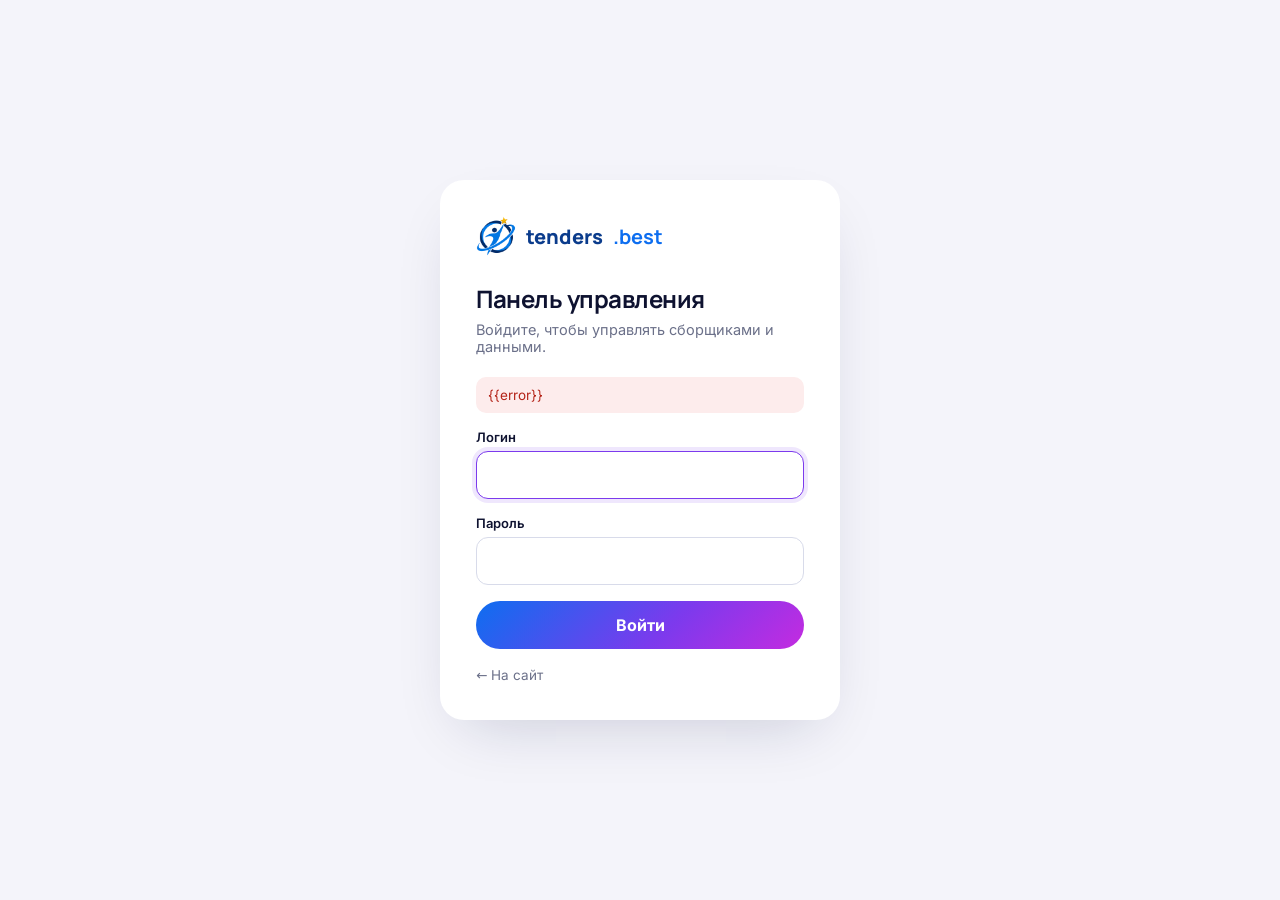
<file: server/templates/login.html>
<!DOCTYPE html>
<html lang="ru">
<head>
<meta charset="UTF-8">
<meta name="viewport" content="width=device-width, initial-scale=1.0">
<title>Вход — tenders.best</title>
<link rel="icon" type="image/png" href="/assets/img/favicon.png">
<link rel="stylesheet" href="/assets/css/fonts.css">
<style>
  :root { --ink:#0e1230; --muted:#6b7089; --line:#d8dbea; --blue:#0d6ef0; --violet:#7c3aed; --bg:#f4f4fa; }
  * { box-sizing:border-box; }
  body { margin:0; min-height:100vh; display:grid; place-items:center; background:var(--bg); font-family:"Inter",system-ui,sans-serif; color:var(--ink); }
  .card { width:100%; max-width:400px; background:#fff; border-radius:24px; padding:36px; box-shadow:0 24px 60px -24px rgba(16,24,72,.2); }
  .brand { display:flex; align-items:center; gap:10px; margin-bottom:26px; font-family:"Manrope",sans-serif; font-weight:800; font-size:20px; color:#0b3c8c; }
  .brand img { width:40px; height:40px; }
  .brand b { color:var(--blue); }
  h1 { font-family:"Manrope",sans-serif; font-size:24px; margin:0 0 6px; letter-spacing:-.02em; }
  p { margin:0 0 22px; color:var(--muted); font-size:14.5px; }
  label { display:block; font-size:13px; font-weight:600; margin:0 0 6px; }
  input { width:100%; padding:13px 14px; border:1.5px solid var(--line); border-radius:12px; font:inherit; margin-bottom:16px; outline:0; }
  input:focus { border-color:var(--violet); box-shadow:0 0 0 4px rgba(124,58,237,.12); }
  button { width:100%; padding:14px; border:0; border-radius:999px; font:inherit; font-weight:700; color:#fff; cursor:pointer; background:linear-gradient(135deg,#0d6ef0 0%,#7c3aed 58%,#c42be0 100%); }
  .err { background:#fdecec; color:#b42318; padding:10px 12px; border-radius:10px; font-size:13.5px; margin-bottom:16px; }
  .err:empty { display:none; }
  a { color:var(--muted); font-size:13.5px; text-decoration:none; display:inline-block; margin-top:18px; }
</style>
</head>
<body>
  <form class="card" method="post" action="/admin/login">
    <div class="brand"><img src="/assets/img/logo-mark.png" alt="">tenders<b>.best</b></div>
    <h1>Панель управления</h1>
    <p>Войдите, чтобы управлять сборщиками и данными.</p>
    <div class="err">{{error}}</div>
    <label for="u">Логин</label>
    <input id="u" name="username" autocomplete="username" required autofocus>
    <label for="p">Пароль</label>
    <input id="p" name="password" type="password" autocomplete="current-password" required>
    <button type="submit">Войти</button>
    <a href="/">← На сайт</a>
  </form>
</body>
</html>
</file>
<file: assets/css/fonts.css>
/* Self-hosted Inter + Manrope (latin, latin-ext, cyrillic, cyrillic-ext) — SIL Open Font License */
@font-face {
  font-family: 'Inter';
  font-style: normal;
  font-weight: 400;
  font-display: swap;
  src: url('../fonts/inter-400-cyrillic-ext.woff2') format('woff2');
  unicode-range: U+0460-052F, U+1C80-1C8A, U+20B4, U+2DE0-2DFF, U+A640-A69F, U+FE2E-FE2F;
}
@font-face {
  font-family: 'Inter';
  font-style: normal;
  font-weight: 400;
  font-display: swap;
  src: url('../fonts/inter-400-cyrillic.woff2') format('woff2');
  unicode-range: U+0301, U+0400-045F, U+0490-0491, U+04B0-04B1, U+2116;
}
@font-face {
  font-family: 'Inter';
  font-style: normal;
  font-weight: 400;
  font-display: swap;
  src: url('../fonts/inter-400-latin-ext.woff2') format('woff2');
  unicode-range: U+0100-02BA, U+02BD-02C5, U+02C7-02CC, U+02CE-02D7, U+02DD-02FF, U+0304, U+0308, U+0329, U+1D00-1DBF, U+1E00-1E9F, U+1EF2-1EFF, U+2020, U+20A0-20AB, U+20AD-20C0, U+2113, U+2C60-2C7F, U+A720-A7FF;
}
@font-face {
  font-family: 'Inter';
  font-style: normal;
  font-weight: 400;
  font-display: swap;
  src: url('../fonts/inter-400-latin.woff2') format('woff2');
  unicode-range: U+0000-00FF, U+0131, U+0152-0153, U+02BB-02BC, U+02C6, U+02DA, U+02DC, U+0304, U+0308, U+0329, U+2000-206F, U+20AC, U+2122, U+2191, U+2193, U+2212, U+2215, U+FEFF, U+FFFD;
}
@font-face {
  font-family: 'Inter';
  font-style: normal;
  font-weight: 500;
  font-display: swap;
  src: url('../fonts/inter-500-cyrillic-ext.woff2') format('woff2');
  unicode-range: U+0460-052F, U+1C80-1C8A, U+20B4, U+2DE0-2DFF, U+A640-A69F, U+FE2E-FE2F;
}
@font-face {
  font-family: 'Inter';
  font-style: normal;
  font-weight: 500;
  font-display: swap;
  src: url('../fonts/inter-500-cyrillic.woff2') format('woff2');
  unicode-range: U+0301, U+0400-045F, U+0490-0491, U+04B0-04B1, U+2116;
}
@font-face {
  font-family: 'Inter';
  font-style: normal;
  font-weight: 500;
  font-display: swap;
  src: url('../fonts/inter-500-latin-ext.woff2') format('woff2');
  unicode-range: U+0100-02BA, U+02BD-02C5, U+02C7-02CC, U+02CE-02D7, U+02DD-02FF, U+0304, U+0308, U+0329, U+1D00-1DBF, U+1E00-1E9F, U+1EF2-1EFF, U+2020, U+20A0-20AB, U+20AD-20C0, U+2113, U+2C60-2C7F, U+A720-A7FF;
}
@font-face {
  font-family: 'Inter';
  font-style: normal;
  font-weight: 500;
  font-display: swap;
  src: url('../fonts/inter-500-latin.woff2') format('woff2');
  unicode-range: U+0000-00FF, U+0131, U+0152-0153, U+02BB-02BC, U+02C6, U+02DA, U+02DC, U+0304, U+0308, U+0329, U+2000-206F, U+20AC, U+2122, U+2191, U+2193, U+2212, U+2215, U+FEFF, U+FFFD;
}
@font-face {
  font-family: 'Inter';
  font-style: normal;
  font-weight: 600;
  font-display: swap;
  src: url('../fonts/inter-600-cyrillic-ext.woff2') format('woff2');
  unicode-range: U+0460-052F, U+1C80-1C8A, U+20B4, U+2DE0-2DFF, U+A640-A69F, U+FE2E-FE2F;
}
@font-face {
  font-family: 'Inter';
  font-style: normal;
  font-weight: 600;
  font-display: swap;
  src: url('../fonts/inter-600-cyrillic.woff2') format('woff2');
  unicode-range: U+0301, U+0400-045F, U+0490-0491, U+04B0-04B1, U+2116;
}
@font-face {
  font-family: 'Inter';
  font-style: normal;
  font-weight: 600;
  font-display: swap;
  src: url('../fonts/inter-600-latin-ext.woff2') format('woff2');
  unicode-range: U+0100-02BA, U+02BD-02C5, U+02C7-02CC, U+02CE-02D7, U+02DD-02FF, U+0304, U+0308, U+0329, U+1D00-1DBF, U+1E00-1E9F, U+1EF2-1EFF, U+2020, U+20A0-20AB, U+20AD-20C0, U+2113, U+2C60-2C7F, U+A720-A7FF;
}
@font-face {
  font-family: 'Inter';
  font-style: normal;
  font-weight: 600;
  font-display: swap;
  src: url('../fonts/inter-600-latin.woff2') format('woff2');
  unicode-range: U+0000-00FF, U+0131, U+0152-0153, U+02BB-02BC, U+02C6, U+02DA, U+02DC, U+0304, U+0308, U+0329, U+2000-206F, U+20AC, U+2122, U+2191, U+2193, U+2212, U+2215, U+FEFF, U+FFFD;
}
@font-face {
  font-family: 'Inter';
  font-style: normal;
  font-weight: 700;
  font-display: swap;
  src: url('../fonts/inter-700-cyrillic-ext.woff2') format('woff2');
  unicode-range: U+0460-052F, U+1C80-1C8A, U+20B4, U+2DE0-2DFF, U+A640-A69F, U+FE2E-FE2F;
}
@font-face {
  font-family: 'Inter';
  font-style: normal;
  font-weight: 700;
  font-display: swap;
  src: url('../fonts/inter-700-cyrillic.woff2') format('woff2');
  unicode-range: U+0301, U+0400-045F, U+0490-0491, U+04B0-04B1, U+2116;
}
@font-face {
  font-family: 'Inter';
  font-style: normal;
  font-weight: 700;
  font-display: swap;
  src: url('../fonts/inter-700-latin-ext.woff2') format('woff2');
  unicode-range: U+0100-02BA, U+02BD-02C5, U+02C7-02CC, U+02CE-02D7, U+02DD-02FF, U+0304, U+0308, U+0329, U+1D00-1DBF, U+1E00-1E9F, U+1EF2-1EFF, U+2020, U+20A0-20AB, U+20AD-20C0, U+2113, U+2C60-2C7F, U+A720-A7FF;
}
@font-face {
  font-family: 'Inter';
  font-style: normal;
  font-weight: 700;
  font-display: swap;
  src: url('../fonts/inter-700-latin.woff2') format('woff2');
  unicode-range: U+0000-00FF, U+0131, U+0152-0153, U+02BB-02BC, U+02C6, U+02DA, U+02DC, U+0304, U+0308, U+0329, U+2000-206F, U+20AC, U+2122, U+2191, U+2193, U+2212, U+2215, U+FEFF, U+FFFD;
}
@font-face {
  font-family: 'Manrope';
  font-style: normal;
  font-weight: 600;
  font-display: swap;
  src: url('../fonts/manrope-600-cyrillic-ext.woff2') format('woff2');
  unicode-range: U+0460-052F, U+1C80-1C8A, U+20B4, U+2DE0-2DFF, U+A640-A69F, U+FE2E-FE2F;
}
@font-face {
  font-family: 'Manrope';
  font-style: normal;
  font-weight: 600;
  font-display: swap;
  src: url('../fonts/manrope-600-cyrillic.woff2') format('woff2');
  unicode-range: U+0301, U+0400-045F, U+0490-0491, U+04B0-04B1, U+2116;
}
@font-face {
  font-family: 'Manrope';
  font-style: normal;
  font-weight: 600;
  font-display: swap;
  src: url('../fonts/manrope-600-latin-ext.woff2') format('woff2');
  unicode-range: U+0100-02BA, U+02BD-02C5, U+02C7-02CC, U+02CE-02D7, U+02DD-02FF, U+0304, U+0308, U+0329, U+1D00-1DBF, U+1E00-1E9F, U+1EF2-1EFF, U+2020, U+20A0-20AB, U+20AD-20C0, U+2113, U+2C60-2C7F, U+A720-A7FF;
}
@font-face {
  font-family: 'Manrope';
  font-style: normal;
  font-weight: 600;
  font-display: swap;
  src: url('../fonts/manrope-600-latin.woff2') format('woff2');
  unicode-range: U+0000-00FF, U+0131, U+0152-0153, U+02BB-02BC, U+02C6, U+02DA, U+02DC, U+0304, U+0308, U+0329, U+2000-206F, U+20AC, U+2122, U+2191, U+2193, U+2212, U+2215, U+FEFF, U+FFFD;
}
@font-face {
  font-family: 'Manrope';
  font-style: normal;
  font-weight: 700;
  font-display: swap;
  src: url('../fonts/manrope-700-cyrillic-ext.woff2') format('woff2');
  unicode-range: U+0460-052F, U+1C80-1C8A, U+20B4, U+2DE0-2DFF, U+A640-A69F, U+FE2E-FE2F;
}
@font-face {
  font-family: 'Manrope';
  font-style: normal;
  font-weight: 700;
  font-display: swap;
  src: url('../fonts/manrope-700-cyrillic.woff2') format('woff2');
  unicode-range: U+0301, U+0400-045F, U+0490-0491, U+04B0-04B1, U+2116;
}
@font-face {
  font-family: 'Manrope';
  font-style: normal;
  font-weight: 700;
  font-display: swap;
  src: url('../fonts/manrope-700-latin-ext.woff2') format('woff2');
  unicode-range: U+0100-02BA, U+02BD-02C5, U+02C7-02CC, U+02CE-02D7, U+02DD-02FF, U+0304, U+0308, U+0329, U+1D00-1DBF, U+1E00-1E9F, U+1EF2-1EFF, U+2020, U+20A0-20AB, U+20AD-20C0, U+2113, U+2C60-2C7F, U+A720-A7FF;
}
@font-face {
  font-family: 'Manrope';
  font-style: normal;
  font-weight: 700;
  font-display: swap;
  src: url('../fonts/manrope-700-latin.woff2') format('woff2');
  unicode-range: U+0000-00FF, U+0131, U+0152-0153, U+02BB-02BC, U+02C6, U+02DA, U+02DC, U+0304, U+0308, U+0329, U+2000-206F, U+20AC, U+2122, U+2191, U+2193, U+2212, U+2215, U+FEFF, U+FFFD;
}
@font-face {
  font-family: 'Manrope';
  font-style: normal;
  font-weight: 800;
  font-display: swap;
  src: url('../fonts/manrope-800-cyrillic-ext.woff2') format('woff2');
  unicode-range: U+0460-052F, U+1C80-1C8A, U+20B4, U+2DE0-2DFF, U+A640-A69F, U+FE2E-FE2F;
}
@font-face {
  font-family: 'Manrope';
  font-style: normal;
  font-weight: 800;
  font-display: swap;
  src: url('../fonts/manrope-800-cyrillic.woff2') format('woff2');
  unicode-range: U+0301, U+0400-045F, U+0490-0491, U+04B0-04B1, U+2116;
}
@font-face {
  font-family: 'Manrope';
  font-style: normal;
  font-weight: 800;
  font-display: swap;
  src: url('../fonts/manrope-800-latin-ext.woff2') format('woff2');
  unicode-range: U+0100-02BA, U+02BD-02C5, U+02C7-02CC, U+02CE-02D7, U+02DD-02FF, U+0304, U+0308, U+0329, U+1D00-1DBF, U+1E00-1E9F, U+1EF2-1EFF, U+2020, U+20A0-20AB, U+20AD-20C0, U+2113, U+2C60-2C7F, U+A720-A7FF;
}
@font-face {
  font-family: 'Manrope';
  font-style: normal;
  font-weight: 800;
  font-display: swap;
  src: url('../fonts/manrope-800-latin.woff2') format('woff2');
  unicode-range: U+0000-00FF, U+0131, U+0152-0153, U+02BB-02BC, U+02C6, U+02DA, U+02DC, U+0304, U+0308, U+0329, U+2000-206F, U+20AC, U+2122, U+2191, U+2193, U+2212, U+2215, U+FEFF, U+FFFD;
}
</file>
<file: assets/css/styles.css>
/* ==========================================================================
   tenders.best — landing page styles
   ========================================================================== */

:root {
  --bg: #f4f4fa;
  --surface: #ffffff;
  --ink: #0e1230;
  --ink-2: #363c5c;
  --muted: #6b7089;
  --line: #e6e8f2;
  --line-2: #d8dbea;

  --blue: #0d6ef0;
  --blue-deep: #0b3c8c;
  --navy: #00215e;
  --violet: #7c3aed;
  --magenta: #c42be0;
  --gold: #f8b800;
  --green: #12b76a;
  --red: #f04438;

  --grad-brand: linear-gradient(135deg, #0d6ef0 0%, #7c3aed 58%, #c42be0 100%);
  --grad-brand-soft: linear-gradient(135deg, #2f8bff 0%, #8f5cff 60%, #d24ee6 100%);
  --grad-blue: linear-gradient(135deg, #2f8bff 0%, #0b3c8c 100%);
  --grad-violet: linear-gradient(135deg, #8f5cff 0%, #5b21b6 100%);
  --grad-gold: linear-gradient(135deg, #ffd257 0%, #f59e0b 100%);

  --font-head: "Manrope", "Inter", system-ui, -apple-system, "Segoe UI", sans-serif;
  --font-body: "Inter", system-ui, -apple-system, "Segoe UI", sans-serif;

  --r-xl: 32px;
  --r-lg: 24px;
  --r-md: 18px;
  --r-pill: 999px;

  --shadow-card: 0 20px 50px -24px rgba(16, 24, 72, 0.16), 0 1px 3px rgba(16, 24, 72, 0.04);
  --shadow-float: 0 24px 60px -20px rgba(16, 24, 72, 0.26), 0 3px 10px rgba(16, 24, 72, 0.05);
  --shadow-btn: 0 12px 28px -12px rgba(124, 58, 237, 0.5);

  --ease: cubic-bezier(0.22, 1, 0.36, 1);
  --container: 1280px;
  --gutter: 24px;
  --nav-h: 72px;
}

/* ---------- reset ---------- */
*, *::before, *::after { box-sizing: border-box; }
html { scroll-behavior: smooth; -webkit-text-size-adjust: 100%; }
body {
  margin: 0;
  font-family: var(--font-body);
  font-size: 16px;
  line-height: 1.6;
  color: var(--ink);
  background: var(--bg);
  -webkit-font-smoothing: antialiased;
  -moz-osx-font-smoothing: grayscale;
  overflow-x: hidden;
}
img, svg { display: block; max-width: 100%; }
a { color: inherit; text-decoration: none; }
button { font: inherit; color: inherit; background: none; border: 0; cursor: pointer; }
input { font: inherit; }
h1, h2, h3, h4 { margin: 0; font-family: var(--font-head); font-weight: 800; letter-spacing: -0.02em; line-height: 1.1; }
p { margin: 0; }
ul { margin: 0; padding: 0; list-style: none; }
::selection { background: rgba(124, 58, 237, 0.18); }

.icon { width: 1em; height: 1em; fill: none; stroke: currentColor; stroke-width: 2; stroke-linecap: round; stroke-linejoin: round; flex: none; }
.container { width: 100%; max-width: var(--container); margin: 0 auto; padding: 0 var(--gutter); }

.page-aura {
  position: fixed; inset: 0; z-index: -1; pointer-events: none;
  background:
    radial-gradient(55% 40% at 6% 8%, rgba(124, 58, 237, 0.08), transparent 60%),
    radial-gradient(45% 40% at 96% 18%, rgba(13, 110, 240, 0.08), transparent 60%);
}

/* ---------- typography helpers ---------- */
.eyebrow {
  display: inline-flex; align-items: center; gap: 8px;
  padding: 6px 12px; border-radius: 8px;
  font-size: 12.5px; font-weight: 600; letter-spacing: 0.02em; text-transform: uppercase;
  color: var(--violet); background: rgba(124, 58, 237, 0.08);
}
.eyebrow--blue { color: var(--blue); background: rgba(13, 110, 240, 0.08); }
.eyebrow--light { color: #fff; background: rgba(255, 255, 255, 0.16); }

.section-head { text-align: center; max-width: 720px; margin: 0 auto 48px; }
.section-head .eyebrow { margin-bottom: 18px; }
.section-head h2 { font-size: clamp(30px, 3.8vw, 44px); }
.section-head p { margin-top: 16px; color: var(--muted); font-size: 17px; }

/* ---------- buttons ---------- */
.btn {
  position: relative; display: inline-flex; align-items: center; justify-content: center; gap: 10px;
  padding: 15px 26px; border-radius: var(--r-pill);
  font-weight: 700; font-size: 15px; line-height: 1; white-space: nowrap;
  transition: transform 0.3s var(--ease), box-shadow 0.3s var(--ease), background-color 0.25s, color 0.25s, border-color 0.25s;
}
.btn .icon { width: 16px; height: 16px; transition: transform 0.3s var(--ease); }
.btn:hover { transform: translateY(-1px); }
.btn:hover .icon--arrow { transform: translate(2px, -2px); }
.btn:active { transform: translateY(0); }

.btn--primary { color: #fff; background: var(--grad-brand); box-shadow: var(--shadow-btn); }
.btn--primary:hover { box-shadow: 0 16px 34px -12px rgba(124, 58, 237, 0.6); }
.btn--ghost { color: var(--ink); background: #fff; border: 1.5px solid var(--line-2); }
.btn--ghost:hover { border-color: var(--violet); color: var(--violet); }
.btn--outline-brand { color: var(--violet); background: #fff; border: 1.5px solid rgba(124, 58, 237, 0.35); }
.btn--outline-brand:hover { background: var(--violet); color: #fff; }
.btn--sm { padding: 11px 18px; font-size: 14px; }
.btn--lg { padding: 18px 30px; font-size: 16px; }

/* ---------- header ---------- */
.header {
  position: fixed; top: 14px; left: 0; right: 0; z-index: 50;
  transition: transform 0.45s var(--ease), top 0.3s var(--ease);
}
.header.is-hidden { transform: translateY(calc(-100% - 20px)); }
.header__bar {
  display: flex; align-items: center; justify-content: space-between; gap: 24px;
  height: var(--nav-h); padding: 0 12px 0 22px;
  border-radius: var(--r-pill); border: 1px solid transparent;
  transition: background-color 0.3s, box-shadow 0.3s, border-color 0.3s, height 0.3s var(--ease);
}
.header.is-scrolled { top: 10px; }
.header.is-scrolled .header__bar {
  height: 62px;
  background: rgba(255, 255, 255, 0.86);
  -webkit-backdrop-filter: blur(16px) saturate(1.3); backdrop-filter: blur(16px) saturate(1.3);
  border-color: rgba(255, 255, 255, 0.7);
  box-shadow: 0 14px 40px -18px rgba(16, 24, 72, 0.22);
}

.brand { display: inline-flex; align-items: center; gap: 10px; }
.brand__mark { width: 42px; height: 42px; object-fit: contain; }
.brand__name { font-family: var(--font-head); font-weight: 800; font-size: 20px; letter-spacing: -0.02em; color: var(--blue-deep); }
.brand__name b { color: var(--blue); }

.nav { display: flex; align-items: center; gap: 2px; }
.nav a { white-space: nowrap; padding: 10px 14px; border-radius: var(--r-pill); font-size: 14.5px; font-weight: 600; color: var(--ink-2); transition: color 0.25s, background-color 0.25s; }
.nav a:hover, .nav a.is-active { color: var(--violet); background: rgba(124, 58, 237, 0.07); }

.header__actions { display: flex; align-items: center; gap: 6px; }
.header__login { padding: 10px 14px; font-weight: 600; font-size: 14.5px; color: var(--ink-2); border-radius: var(--r-pill); transition: color 0.25s; }
.header__login:hover { color: var(--violet); }

/* language selector (listbox) */
.lang { position: relative; }
.lang__btn { display: inline-flex; align-items: center; gap: 8px; min-height: 40px; padding: 0 12px; border-radius: var(--r-pill); font-size: 14px; font-weight: 600; color: var(--ink-2); transition: background-color 0.25s, color 0.25s; }
.lang__btn:hover, .lang.is-open .lang__btn { background: rgba(124, 58, 237, 0.07); color: var(--ink); }
.lang__btn .chev { width: 14px; height: 14px; color: var(--muted); transition: transform 0.25s var(--ease); }
.lang.is-open .lang__btn .chev { transform: rotate(180deg); }
.flag { width: 20px; height: 15px; border-radius: 3px; overflow: hidden; flex: none; box-shadow: inset 0 0 0 1px rgba(16, 24, 72, 0.1); }
.flag svg { width: 100%; height: 100%; display: block; }
.lang__menu { position: absolute; right: 0; top: calc(100% + 10px); min-width: 196px; padding: 6px; background: #fff; border: 1px solid var(--line); border-radius: 16px; box-shadow: var(--shadow-float); opacity: 0; transform: translateY(-4px) scale(0.98); transform-origin: top right; pointer-events: none; transition: opacity 0.2s, transform 0.25s var(--ease); z-index: 5; }
.lang.is-open .lang__menu { opacity: 1; transform: none; pointer-events: auto; }
.lang__menu [role="option"] { display: flex; align-items: center; gap: 10px; width: 100%; min-height: 40px; padding: 0 10px; border-radius: 10px; font-size: 14px; font-weight: 500; color: var(--ink-2); text-align: left; transition: background-color 0.2s, color 0.2s; }
.lang__menu [role="option"]:hover, .lang__menu [role="option"]:focus-visible { background: rgba(124, 58, 237, 0.07); color: var(--ink); outline: none; }
.lang__menu [role="option"][aria-selected="true"] { color: var(--ink); font-weight: 700; }
.lang__menu [role="option"] .icon { margin-left: auto; width: 16px; height: 16px; color: var(--violet); display: none; }
.lang__menu [role="option"][aria-selected="true"] .icon { display: block; }

.burger { display: none; flex-direction: column; width: 44px; height: 44px; border-radius: 50%; background: #fff; border: 1px solid var(--line); align-items: center; justify-content: center; }
.burger span { display: block; width: 18px; height: 2px; background: var(--ink); margin: 2.5px 0; border-radius: 2px; transition: transform 0.3s, opacity 0.3s; }
.burger.is-open span:nth-child(1) { transform: translateY(4.5px) rotate(45deg); }
.burger.is-open span:nth-child(2) { opacity: 0; }
.burger.is-open span:nth-child(3) { transform: translateY(-4.5px) rotate(-45deg); }

.mobile-menu {
  position: fixed; inset: 0; z-index: 45; padding: 100px 24px 24px;
  background: rgba(244, 244, 250, 0.97);
  -webkit-backdrop-filter: blur(20px); backdrop-filter: blur(20px);
  opacity: 0; pointer-events: none; transform: translateY(-6px);
  transition: opacity 0.3s var(--ease), transform 0.3s var(--ease);
}
.mobile-menu.is-open { opacity: 1; pointer-events: auto; transform: none; }
.mobile-menu a { display: block; padding: 15px 18px; font-family: var(--font-head); font-size: 21px; font-weight: 800; border-radius: var(--r-md); }
.mobile-menu a:hover { background: #fff; color: var(--violet); }
.mobile-menu .btn { margin-top: 18px; width: 100%; font-size: 16px; }
.mobile-menu__langs { display: flex; gap: 8px; margin: 18px 0 0; }
.mobile-menu__langs button { flex: 1; display: inline-flex; align-items: center; justify-content: center; gap: 8px; min-height: 46px; border: 1px solid var(--line-2); border-radius: var(--r-md); background: #fff; font-weight: 700; font-size: 14px; color: var(--ink-2); }
.mobile-menu__langs button[aria-selected="true"] { border-color: var(--violet); color: var(--violet); background: rgba(124, 58, 237, 0.07); }

/* ---------- hero ---------- */
.hero { padding: 14px 14px 0; }
.hero__card {
  position: relative; overflow: hidden;
  background: var(--surface);
  border-radius: var(--r-xl);
  box-shadow: 0 30px 80px -40px rgba(16, 24, 72, 0.22);
}
.hero__inner {
  position: relative; z-index: 2;
  display: grid; grid-template-columns: 1fr 1.15fr; gap: 24px; align-items: end;
  padding: calc(var(--nav-h) + 56px) 24px 0;
}
.hero__copy { padding: 0 0 100px 40px; max-width: 580px; align-self: center; }
.hero__copy .eyebrow { margin-bottom: 24px; }
.hero__title { font-size: clamp(38px, 4.5vw, 60px); line-height: 1.05; letter-spacing: -0.03em; }
.hero__lead { margin-top: 22px; font-size: 17.5px; color: var(--muted); max-width: 500px; }
.hero__cta { display: flex; flex-wrap: wrap; gap: 12px; margin-top: 32px; }
.hero__proof { display: flex; align-items: center; gap: 14px; margin-top: 34px; font-size: 14px; color: var(--muted); }
.avatars { display: flex; }
.avatars span {
  width: 34px; height: 34px; border-radius: 50%; border: 2.5px solid #fff; margin-left: -9px;
  background: var(--grad-brand-soft);
  display: inline-flex; align-items: center; justify-content: center; font-size: 11.5px; font-weight: 700; color: #fff;
}
.avatars span:first-child { margin-left: 0; }
.avatars span:nth-child(2) { background: var(--grad-blue); }
.avatars span:nth-child(3) { background: var(--grad-gold); color: var(--navy); }
.avatars span:nth-child(4) { background: var(--grad-violet); }
.hero__proof b { color: var(--ink); font-weight: 700; }
.stars { display: inline-flex; gap: 2px; color: var(--gold); }
.stars .icon { width: 14px; height: 14px; fill: currentColor; stroke: none; }

.hero__glow { position: absolute; border-radius: 50%; filter: blur(70px); pointer-events: none; z-index: 0; }
.hero__glow--1 { width: 560px; height: 560px; left: -260px; bottom: -300px; background: radial-gradient(circle, rgba(124, 58, 237, 0.30), rgba(124, 58, 237, 0) 65%); }
.hero__glow--2 { width: 620px; height: 620px; right: -200px; top: -260px; background: radial-gradient(circle, rgba(13, 110, 240, 0.22), rgba(13, 110, 240, 0) 65%); }

/* hero visual composition */
.hero__visual { position: relative; height: 680px; }
.hero__scene { position: absolute; inset: 0; }

.laptop { position: absolute; left: 0; top: 96px; width: 520px; }
.laptop__screen {
  position: relative; padding: 16px 14px 20px; border-radius: 18px 18px 6px 6px;
  background: linear-gradient(180deg, #232842, #171b30);
  box-shadow: 0 40px 80px -30px rgba(16, 24, 72, 0.45), inset 0 1px 0 rgba(255, 255, 255, 0.08);
}
.laptop__cam { position: absolute; top: 6px; left: 50%; width: 5px; height: 5px; border-radius: 50%; background: #454b6a; transform: translateX(-50%); }
.laptop__screen .dash { border-radius: 8px; box-shadow: none; }
.laptop__base {
  position: relative; height: 18px; margin: 0 -30px;
  background: linear-gradient(180deg, #eef1f8 0%, #cbd2e3 55%, #aeb7cc 100%);
  border-radius: 3px 3px 16px 16px;
  box-shadow: 0 26px 40px -20px rgba(16, 24, 72, 0.5);
}
.laptop__notch { position: absolute; left: 50%; top: 0; width: 120px; height: 5px; transform: translateX(-50%); border-radius: 0 0 6px 6px; background: #b6bfd3; }

.hero__person { position: absolute; right: -10px; bottom: 0; width: 520px; z-index: 3; pointer-events: none; }
.hero__person img { width: 100%; height: auto; filter: drop-shadow(0 24px 30px rgba(16, 24, 72, 0.18)); }

/* floating badges — static by default, gentle float only on hover of the visual */
.badge {
  position: absolute; z-index: 4;
  width: 54px; height: 54px; border-radius: 50%;
  display: grid; place-items: center; color: #fff;
  box-shadow: 0 12px 26px -10px rgba(16, 24, 72, 0.38), 0 0 0 3px #fff;
}
.badge .icon { width: 23px; height: 23px; stroke-width: 2; }
.badge--sm { width: 46px; height: 46px; }
.badge--sm .icon { width: 20px; height: 20px; }
.badge--blue { background: var(--blue); }
.badge--violet { background: var(--violet); }
.badge--magenta { background: var(--magenta); }
.badge--gold { background: var(--gold); color: #3d2900; }
.badge--green { background: var(--green); }
.badge--navy { background: var(--navy); }

.bw-file { left: -8px; top: 224px; }
.bw-contract { left: 120px; top: 62px; }
.bw-chart { left: 214px; top: 36px; }
.bw-money { right: 150px; top: 28px; }
.bw-calendar { right: 26px; top: 112px; }
.bw-bank { right: -18px; top: 284px; }
.bw-check { right: 14px; top: 432px; }

.float-card {
  position: absolute; z-index: 5;
  display: flex; align-items: center; gap: 12px;
  padding: 11px 16px 11px 11px; border-radius: 16px;
  background: #fff; box-shadow: var(--shadow-float); border: 1px solid rgba(16, 24, 72, 0.05);
}
.float-card__ico { width: 38px; height: 38px; border-radius: 11px; display: grid; place-items: center; color: #fff; background: var(--blue); flex: none; }
.float-card__ico .icon { width: 19px; height: 19px; }
.float-card__ico--green { background: var(--green); }
.float-card__ico--gold { background: var(--gold); color: #3d2900; }
.float-card small { display: block; font-size: 11.5px; color: var(--muted); font-weight: 500; }
.float-card strong { display: block; font-family: var(--font-head); font-size: 15px; font-weight: 800; letter-spacing: -0.01em; line-height: 1.2; }
.float-card em { font-style: normal; color: var(--green); font-size: 12px; font-weight: 700; }
.fc-win { left: 40px; top: 522px; }
.fc-deadline { right: -30px; top: 482px; }

/* hover lift: a transition (not a keyframe animation) so nothing jumps when the cursor enters or leaves */
.badge, .float-card { transition: transform 0.55s var(--ease), box-shadow 0.55s var(--ease); will-change: transform; }
.badge { transition-delay: var(--fdl, 0s); }
.hero__visual:hover .badge { transform: translateY(-6px); box-shadow: 0 18px 30px -10px rgba(16, 24, 72, 0.42), 0 0 0 3px #fff; }
.hero__visual:hover .float-card { transform: translateY(-5px); }
.hero__visual:hover .fc-deadline { transition-delay: 0.08s; }
.hero__visual:hover .hero__person img { transform: translateY(-3px); }
.hero__person img { transition: transform 0.7s var(--ease); }

/* ---------- dashboard component ---------- */
.dash {
  display: grid; grid-template-columns: 138px 1fr;
  background: #fff; border-radius: 20px; overflow: hidden;
  box-shadow: var(--shadow-float), 0 0 0 1px rgba(16, 24, 72, 0.05);
  font-size: 11px; line-height: 1.35; color: var(--ink);
}
.dash__side { background: #fbfbfe; border-right: 1px solid var(--line); padding: 14px 12px; display: flex; flex-direction: column; gap: 4px; }
.dash__logo { display: flex; align-items: center; gap: 8px; padding: 4px 6px 14px; font-family: var(--font-head); font-weight: 800; font-size: 12px; color: var(--blue-deep); }
.dash__logo img { width: 22px; height: 22px; }
.dash__nav { display: flex; align-items: center; gap: 8px; padding: 7px 10px; border-radius: 10px; color: var(--muted); font-weight: 500; }
.dash__nav .icon { width: 14px; height: 14px; }
.dash__nav.is-active { background: var(--grad-brand); color: #fff; }
.dash__side-foot { margin-top: auto; padding: 10px; border-radius: 12px; background: linear-gradient(135deg, rgba(13, 110, 240, 0.08), rgba(124, 58, 237, 0.1)); font-size: 10px; color: var(--ink-2); }
.dash__side-foot b { display: block; color: var(--violet); font-size: 11px; }
.dash__main { padding: 14px 16px 16px; display: grid; gap: 12px; background: #fff; align-content: start; }
.dash__top { display: flex; align-items: center; justify-content: space-between; gap: 12px; }
.dash__top h4 { font-size: 13px; font-weight: 800; }
.dash__top h4 small { display: block; font-size: 10px; color: var(--muted); font-weight: 500; }
.dash__search { flex: 1; max-width: 200px; display: flex; align-items: center; gap: 6px; padding: 7px 10px; border-radius: 10px; background: #f4f5fa; color: var(--muted); font-size: 10.5px; white-space: nowrap; }
.dash__search .icon { width: 12px; height: 12px; }
.dash__user { display: flex; align-items: center; gap: 8px; }
.dash__user i { width: 26px; height: 26px; border-radius: 50%; background: var(--grad-brand-soft); display: grid; place-items: center; color: #fff; font-style: normal; font-size: 10px; font-weight: 700; }
.dash__bell { position: relative; width: 26px; height: 26px; border-radius: 8px; background: #f4f5fa; display: grid; place-items: center; color: var(--ink-2); }
.dash__bell .icon { width: 13px; height: 13px; }
.dash__bell::after { content: ""; position: absolute; top: 5px; right: 6px; width: 6px; height: 6px; border-radius: 50%; background: var(--red); border: 1.5px solid #fff; }

.kpis { display: grid; grid-template-columns: repeat(4, 1fr); gap: 10px; }
.kpi { position: relative; padding: 11px 12px; border-radius: 14px; border: 1px solid var(--line); background: #fff; overflow: hidden; }
.kpi--accent { background: var(--grad-brand); color: #fff; border-color: transparent; }
.kpi__label { font-size: 10px; color: var(--muted); font-weight: 500; white-space: nowrap; overflow: hidden; text-overflow: ellipsis; }
.kpi--accent .kpi__label { color: rgba(255, 255, 255, 0.85); }
.kpi__value { font-family: var(--font-head); font-size: 18px; font-weight: 800; letter-spacing: -0.02em; margin-top: 2px; }
.kpi__value small { font-size: 11px; font-weight: 700; margin-left: 1px; }
.kpi__delta { display: inline-flex; align-items: center; gap: 3px; margin-top: 4px; padding: 2px 6px; border-radius: 6px; font-size: 9.5px; font-weight: 700; background: rgba(18, 183, 106, 0.12); color: #0b8a4d; }
.kpi--accent .kpi__delta { background: rgba(255, 255, 255, 0.22); color: #fff; }
.kpi__delta .icon { width: 9px; height: 9px; stroke-width: 2.5; }

.dash__row { display: grid; grid-template-columns: 1.55fr 1fr; gap: 12px; }
.panel { padding: 12px; border-radius: 14px; border: 1px solid var(--line); background: #fff; }
.panel__head { display: flex; align-items: center; justify-content: space-between; margin-bottom: 8px; }
.panel__head b { font-size: 11px; font-weight: 700; }
.panel__head span { font-size: 9.5px; color: var(--muted); padding: 3px 7px; border-radius: 6px; background: #f4f5fa; white-space: nowrap; }

/* bar chart */
.bars { display: flex; align-items: flex-end; gap: 6px; height: 92px; padding-top: 6px; }
.bars__col { flex: 1; display: flex; flex-direction: column; align-items: center; gap: 4px; height: 100%; justify-content: flex-end; }
.bars__stack { width: 100%; display: flex; flex-direction: column; justify-content: flex-end; gap: 2px; height: 100%; }
.bars__bar { width: 100%; border-radius: 4px 4px 2px 2px; height: var(--h); background: var(--grad-violet); transform-origin: bottom; transform: scaleY(0); transition: transform 0.8s var(--ease); transition-delay: calc(var(--i, 0) * 60ms); }
.bars__bar--blue { background: var(--grad-blue); }
.bars__bar--gold { background: var(--grad-gold); }
.bars__bar--soft { background: #e9e4fb; }
.bars__label { font-size: 8.5px; color: var(--muted); }
.is-in .bars__bar { transform: scaleY(1); }

/* line chart */
.line-chart { position: relative; width: 100%; height: auto; overflow: visible; }
.line-chart .grid line { stroke: #eef0f7; stroke-width: 1; }
.line-chart .area { fill: url(#areaGrad); opacity: 0; transition: opacity 1s ease 0.7s; }
.line-chart .line { fill: none; stroke: url(#lineGrad); stroke-width: 2.4; stroke-linecap: round; stroke-linejoin: round; stroke-dasharray: 1000; stroke-dashoffset: 1000; transition: stroke-dashoffset 1.6s cubic-bezier(0.65, 0, 0.35, 1); }
.line-chart .pt { fill: #fff; stroke: var(--violet); stroke-width: 2.2; opacity: 0; transition: opacity 0.4s ease 1.3s; }
.line-chart .tip { opacity: 0; transition: opacity 0.4s ease 1.5s; }
.is-in .line-chart .line { stroke-dashoffset: 0; }
.is-in .line-chart .area, .is-in .line-chart .pt, .is-in .line-chart .tip { opacity: 1; }

/* donut */
.donut { position: relative; width: 96px; height: 96px; margin: 0 auto; }
.donut svg { width: 100%; height: 100%; transform: rotate(-90deg); }
.donut circle { fill: none; stroke-width: 11; transition: stroke-dasharray 1.2s var(--ease); }
.donut__track { stroke: #eef0f7; }
.donut__seg { stroke-dasharray: 0 999; }
.donut__center { position: absolute; inset: 0; display: grid; place-items: center; text-align: center; }
.donut__center b { font-family: var(--font-head); font-size: 17px; font-weight: 800; letter-spacing: -0.02em; line-height: 1; }
.donut__center small { font-size: 8.5px; color: var(--muted); }
.legend { display: grid; gap: 5px; margin-top: 10px; font-size: 9.5px; color: var(--ink-2); }
.legend li { display: flex; align-items: center; gap: 6px; }
.legend i { width: 8px; height: 8px; border-radius: 3px; background: var(--c); }
.legend b { margin-left: auto; font-weight: 700; }

/* progress */
.progress { height: 6px; border-radius: 6px; background: #eef0f7; overflow: hidden; }
.progress i { display: block; height: 100%; width: var(--w); border-radius: 6px; background: var(--grad-brand); transform: translateX(-100%); transition: transform 1s var(--ease); transition-delay: calc(var(--i, 0) * 100ms); }
.is-in .progress i { transform: none; }
.progress--gold i { background: var(--grad-gold); }
.progress--blue i { background: var(--grad-blue); }
.progress--green i { background: linear-gradient(90deg, #34d399, #059669); }

/* tender table */
.tlist { display: grid; gap: 6px; }
.tlist__row { display: grid; grid-template-columns: 1.6fr 0.9fr 0.8fr 0.7fr; align-items: center; gap: 8px; padding: 7px 9px; border-radius: 10px; background: #fafafd; font-size: 10px; }
.tlist__row > span { white-space: nowrap; }
.tlist__row--head { background: transparent; color: var(--muted); font-size: 9px; padding-top: 0; padding-bottom: 0; }
.tlist__name { display: flex; align-items: center; gap: 7px; font-weight: 600; min-width: 0; }
.tlist__name span { white-space: nowrap; overflow: hidden; text-overflow: ellipsis; }
.tlist__name i { width: 20px; height: 20px; border-radius: 6px; display: grid; place-items: center; color: #fff; flex: none; background: var(--grad-blue); }
.tlist__name i .icon { width: 11px; height: 11px; }
.tlist__name i.c2 { background: var(--grad-violet); }
.tlist__name i.c3 { background: var(--grad-gold); color: #3d2900; }
.tlist__name i.c4 { background: linear-gradient(135deg, #34d399, #059669); }
.tlist__sum { font-weight: 700; font-family: var(--font-head); }
.status { display: inline-flex; align-items: center; gap: 4px; padding: 3px 7px; border-radius: 6px; font-size: 9px; font-weight: 700; white-space: nowrap; }
.status::before { content: ""; width: 5px; height: 5px; border-radius: 50%; background: currentColor; }
.status--win { background: rgba(18, 183, 106, 0.12); color: #0b8a4d; }
.status--review { background: rgba(13, 110, 240, 0.12); color: var(--blue); }
.status--draft { background: rgba(248, 184, 0, 0.18); color: #9a6b00; }

/* deadlines widget */
.deadlines { display: grid; gap: 7px; }
.deadline { display: flex; align-items: center; gap: 9px; padding: 8px 9px; border-radius: 10px; border: 1px solid var(--line); }
.deadline__date { width: 34px; text-align: center; border-radius: 8px; background: #f4f5fa; padding: 3px 0; line-height: 1.1; flex: none; }
.deadline__date b { display: block; font-family: var(--font-head); font-size: 13px; }
.deadline__date small { font-size: 8px; color: var(--muted); text-transform: uppercase; }
.deadline__date--hot { background: rgba(240, 68, 56, 0.1); color: #c22c22; }
.deadline__date--hot small { color: #c22c22; }
.deadline__body { flex: 1; min-width: 0; }
.deadline__body b { display: block; font-size: 10px; white-space: nowrap; overflow: hidden; text-overflow: ellipsis; }
.deadline__body small { font-size: 9px; color: var(--muted); }
.deadline__tag { font-size: 9px; font-weight: 700; color: var(--violet); white-space: nowrap; }

/* ---------- section: platform (tabs + showcase) ---------- */
.section { padding: 104px 0; position: relative; overflow-x: clip; }

.tabs { display: flex; justify-content: center; flex-wrap: wrap; gap: 6px; padding: 6px; margin: 0 auto 36px; width: fit-content; max-width: 100%; border-radius: var(--r-pill); background: #fff; box-shadow: var(--shadow-card); border: 1px solid var(--line); }
.tab { padding: 11px 20px; border-radius: var(--r-pill); font-weight: 600; font-size: 14.5px; color: var(--ink-2); transition: color 0.25s, background-color 0.25s, box-shadow 0.25s; }
.tab:hover { color: var(--violet); background: rgba(124, 58, 237, 0.06); }
.tab.is-active { color: #fff; background: var(--grad-brand); box-shadow: 0 8px 20px -10px rgba(124, 58, 237, 0.7); }

.showcase { position: relative; }
.showcase::before { content: ""; position: absolute; right: -80px; top: -80px; width: 380px; height: 380px; border-radius: 50%; background: radial-gradient(circle, rgba(124, 58, 237, 0.16), rgba(124, 58, 237, 0) 65%); filter: blur(30px); pointer-events: none; }
.showcase__card {
  position: relative; z-index: 1;
  display: grid; grid-template-columns: 0.95fr 1.05fr; gap: 40px; align-items: center;
  padding: 44px 48px; border-radius: var(--r-xl); background: #fff; box-shadow: var(--shadow-card); border: 1px solid rgba(16, 24, 72, 0.05);
  min-height: 520px;
}
.showcase__panel { display: none; grid-column: 1 / -1; grid-template-columns: 0.95fr 1.05fr; gap: 40px; align-items: center; }
.showcase__panel.is-active { display: grid; animation: panelIn 0.45s var(--ease) both; }
@keyframes panelIn { from { opacity: 0; transform: translateY(10px); } to { opacity: 1; transform: none; } }
.showcase__copy .eyebrow { margin-bottom: 16px; }
.showcase__copy h3 { font-size: clamp(26px, 2.6vw, 34px); margin-bottom: 18px; }
.showcase__copy p { color: var(--muted); margin-bottom: 20px; }
.checks { display: grid; gap: 12px; margin-bottom: 28px; }
.checks li { display: flex; align-items: center; gap: 12px; font-weight: 500; color: var(--ink-2); }
.checks i { width: 22px; height: 22px; border-radius: 50%; background: var(--violet); color: #fff; display: grid; place-items: center; flex: none; }
.checks i .icon { width: 11px; height: 11px; stroke-width: 3; }

.showcase__visual { position: relative; min-height: 400px; }
.mini { position: absolute; background: #fff; border-radius: 18px; box-shadow: var(--shadow-float); border: 1px solid rgba(16, 24, 72, 0.06); padding: 16px; font-size: 11px; }
.mini h5 { font-family: var(--font-head); font-size: 13px; font-weight: 800; margin: 0 0 10px; display: flex; align-items: center; justify-content: space-between; gap: 8px; }
.mini h5 span { font-size: 10px; color: var(--muted); font-weight: 500; padding: 3px 7px; background: #f4f5fa; border-radius: 6px; white-space: nowrap; }
.mini--a { left: 0; top: 20px; width: 62%; z-index: 1; }
.mini--b { right: 0; top: -12px; width: 40%; z-index: 2; }
.mini--c { right: 6%; bottom: 0; width: 56%; z-index: 3; }

.chip-row { display: flex; flex-wrap: wrap; gap: 6px; margin-bottom: 10px; }
.chip { padding: 5px 10px; border-radius: 8px; background: #f4f5fa; color: var(--ink-2); font-weight: 600; font-size: 10px; }
.chip--on { background: var(--grad-brand); color: #fff; }

.doc-row { display: flex; align-items: center; gap: 10px; padding: 9px 10px; border-radius: 12px; border: 1px solid var(--line); margin-bottom: 6px; }
.doc-row i { width: 30px; height: 30px; border-radius: 9px; display: grid; place-items: center; color: #fff; background: var(--grad-blue); flex: none; }
.doc-row i .icon { width: 15px; height: 15px; }
.doc-row i.c2 { background: var(--grad-violet); }
.doc-row i.c3 { background: var(--grad-gold); color: #3d2900; }
.doc-row i.c4 { background: linear-gradient(135deg, #34d399, #059669); }
.doc-row > div { flex: 1; min-width: 0; }
.doc-row b { display: block; font-size: 11px; white-space: nowrap; overflow: hidden; text-overflow: ellipsis; }
.doc-row small { display: block; color: var(--muted); font-size: 9.5px; white-space: nowrap; overflow: hidden; text-overflow: ellipsis; }
.doc-row .status { margin-left: auto; }

.team-row { display: flex; align-items: center; gap: 10px; padding: 8px 0; border-bottom: 1px dashed var(--line); }
.team-row:last-child { border-bottom: 0; }
.team-row i { width: 28px; height: 28px; border-radius: 50%; display: grid; place-items: center; color: #fff; font-style: normal; font-weight: 700; font-size: 10px; background: var(--grad-brand-soft); flex: none; }
.team-row b { display: block; font-size: 11px; }
.team-row small { font-size: 9.5px; color: var(--muted); }
.team-row .progress { width: 70px; margin-left: auto; flex: none; }

.budget-row { margin-bottom: 10px; }
.budget-row__top { display: flex; justify-content: space-between; font-size: 10.5px; margin-bottom: 5px; }
.budget-row__top b { font-family: var(--font-head); }

.report-grid { display: grid; grid-template-columns: 1fr 1fr; gap: 8px; }
.report { padding: 10px; border-radius: 12px; border: 1px solid var(--line); background: #fafafd; }
.report i { width: 26px; height: 26px; border-radius: 8px; display: grid; place-items: center; color: #fff; background: var(--grad-blue); margin-bottom: 8px; }
.report i .icon { width: 13px; height: 13px; }
.report i.c2 { background: var(--grad-violet); }
.report i.c3 { background: var(--grad-gold); color: #3d2900; }
.report i.c4 { background: linear-gradient(135deg, #34d399, #059669); }
.report b { display: block; font-size: 11px; }
.report small { color: var(--muted); font-size: 9.5px; }

/* ---------- section: why ---------- */
.why { padding: 0 14px; }
.why__wrap {
  position: relative; overflow: hidden; border-radius: var(--r-xl);
  background: linear-gradient(160deg, #5b2ee0 0%, #7c3aed 45%, #9a3ad4 100%);
  padding: 96px 24px; color: #fff;
}
.why__wrap::before { content: ""; position: absolute; inset: 0; background: radial-gradient(60% 50% at 18% 0%, rgba(59, 141, 255, 0.45), transparent 60%), radial-gradient(50% 60% at 100% 100%, rgba(226, 92, 245, 0.35), transparent 60%); pointer-events: none; }
.why .section-head h2 { color: #fff; }
.why .section-head p { color: rgba(255, 255, 255, 0.78); }
.why__grid { position: relative; z-index: 1; display: grid; grid-template-columns: 1fr 1.1fr 1fr; gap: 28px; align-items: center; max-width: 1180px; margin: 0 auto; }
.why__col { display: grid; gap: 22px; }
.why__item { position: relative; padding: 26px 26px 26px 28px; border-radius: 22px; background: #fff; color: var(--ink); box-shadow: 0 24px 50px -30px rgba(0, 0, 0, 0.35); transition: transform 0.4s var(--ease), box-shadow 0.4s var(--ease); }
.why__item:hover { transform: translateY(-4px); box-shadow: 0 34px 60px -30px rgba(0, 0, 0, 0.4); }
.why__num { position: absolute; top: -16px; left: 26px; width: 36px; height: 36px; border-radius: 50%; display: grid; place-items: center; font-family: var(--font-head); font-weight: 800; font-size: 14px; color: #fff; background: var(--ink); box-shadow: 0 0 0 4px #fff; }
.why__item h3 { font-size: 19px; margin: 8px 0 8px; }
.why__item p { font-size: 14.5px; color: var(--muted); }
.why__item .icon-box { width: 44px; height: 44px; border-radius: 14px; display: grid; place-items: center; background: rgba(13, 110, 240, 0.08); color: var(--blue); margin-bottom: 14px; }
.why__item .icon-box .icon { width: 22px; height: 22px; }
.why__item:nth-child(2) .icon-box { background: rgba(124, 58, 237, 0.1); color: var(--violet); }
.why__col--r .why__item:first-child .icon-box { background: rgba(248, 184, 0, 0.18); color: #9a6b00; }
.why__col--r .why__item:last-child .icon-box { background: rgba(18, 183, 106, 0.12); color: #0b8a4d; }
.why__center { position: relative; display: grid; place-items: center; min-height: 520px; }
.why__halo { position: absolute; width: 440px; height: 440px; border-radius: 50%; background: radial-gradient(circle, rgba(255, 255, 255, 0.22), rgba(255, 255, 255, 0.04) 60%, rgba(255, 255, 255, 0) 72%); box-shadow: inset 0 0 0 1px rgba(255, 255, 255, 0.28); }
.why__dash { position: relative; z-index: 2; width: 100%; max-width: 420px; }
.why__dash .dash { grid-template-columns: 1fr; }

/* ---------- section: features ---------- */
.features__grid { display: grid; grid-template-columns: 1fr 1fr; gap: 24px; }
.feature {
  position: relative; overflow: hidden; border-radius: var(--r-lg); background: #fff; border: 1px solid rgba(16, 24, 72, 0.05);
  box-shadow: var(--shadow-card); padding: 40px 40px 0; min-height: 560px; display: flex; flex-direction: column;
  transition: transform 0.4s var(--ease), box-shadow 0.4s var(--ease);
}
.feature:hover { transform: translateY(-4px); box-shadow: var(--shadow-float); }
.feature--wide { grid-column: 1 / -1; flex-direction: row; align-items: center; gap: 40px; min-height: 420px; padding: 40px; }
.feature__copy { max-width: 440px; }
.feature__copy .eyebrow { margin-bottom: 16px; }
.feature__copy h3 { font-size: 26px; margin-bottom: 12px; }
.feature__copy p { color: var(--muted); margin-bottom: 22px; }
.feature__visual { position: relative; margin-top: auto; flex: 1; }
.feature__visual--pad { padding-top: 36px; }
.feature__bg { position: absolute; left: -40px; right: -40px; bottom: 0; height: 74%; z-index: 0; overflow: hidden; background: linear-gradient(180deg, rgba(124, 58, 237, 0) 0%, rgba(124, 58, 237, 0.08) 100%); }
.feature__bg::before { content: ""; position: absolute; left: -12%; bottom: -50%; width: 80%; height: 150%; border-radius: 50%; background: radial-gradient(circle, rgba(124, 58, 237, 0.55), rgba(124, 58, 237, 0) 62%); filter: blur(18px); }
.feature__bg::after { content: ""; position: absolute; right: -18%; bottom: -50%; width: 80%; height: 150%; border-radius: 50%; background: radial-gradient(circle, rgba(59, 141, 255, 0.5), rgba(59, 141, 255, 0) 62%); filter: blur(18px); }
.feature__bg--blue::before { background: radial-gradient(circle, rgba(59, 141, 255, 0.55), rgba(59, 141, 255, 0) 62%); }
.feature__bg--blue::after { background: radial-gradient(circle, rgba(196, 43, 224, 0.45), rgba(196, 43, 224, 0) 62%); }
.feature__ui { position: relative; z-index: 1; margin: 0 auto; width: 100%; max-width: 470px; background: #fff; border-radius: 18px 18px 0 0; box-shadow: 0 -16px 50px -30px rgba(16, 24, 72, 0.4), 0 0 0 1px rgba(16, 24, 72, 0.06); padding: 18px 18px 8px; font-size: 11px; }
.feature__ui h5 { font-family: var(--font-head); font-size: 13px; margin: 0 0 12px; display: flex; align-items: center; justify-content: space-between; }
.feature__ui h5 span { font-size: 10px; color: var(--muted); font-weight: 500; padding: 3px 7px; background: #f4f5fa; border-radius: 6px; }
.feature__ui-kpis { display: grid; grid-template-columns: repeat(3, 1fr); gap: 8px; margin-bottom: 12px; }
.feature__ui-kpis div { padding: 8px 10px; border-radius: 10px; background: #fafafd; border: 1px solid var(--line); }
.feature__ui-kpis small { display: block; color: var(--muted); font-size: 9.5px; }
.feature__ui-kpis b { font-family: var(--font-head); font-size: 14px; }
.feature__ui-kpis em { font-style: normal; font-size: 9.5px; font-weight: 700; color: #0b8a4d; margin-left: 4px; }

.docflow { position: relative; z-index: 1; height: 300px; }
.doc-card { position: absolute; width: 236px; padding: 14px; border-radius: 16px; background: #fff; box-shadow: var(--shadow-float); border: 1px solid rgba(16, 24, 72, 0.06); font-size: 11px; transition: transform 0.5s var(--ease); }
.doc-card__head { display: flex; align-items: center; gap: 10px; margin-bottom: 10px; }
.doc-card__head i { width: 34px; height: 34px; border-radius: 10px; display: grid; place-items: center; color: #fff; background: var(--grad-blue); flex: none; }
.doc-card__head i .icon { width: 17px; height: 17px; }
.doc-card__head i.c2 { background: var(--grad-violet); }
.doc-card__head i.c3 { background: var(--grad-gold); color: #3d2900; }
.doc-card__head b { display: block; font-size: 12px; white-space: nowrap; overflow: hidden; text-overflow: ellipsis; max-width: 150px; }
.doc-card__head small { color: var(--muted); font-size: 9.5px; }
.doc-card__lines span { display: block; height: 5px; border-radius: 5px; background: #eef0f7; margin-bottom: 5px; }
.doc-card__lines span:nth-child(1) { width: 92%; } .doc-card__lines span:nth-child(2) { width: 70%; } .doc-card__lines span:nth-child(3) { width: 84%; }
.doc-card__foot { display: flex; align-items: center; justify-content: space-between; margin-top: 10px; }
.doc-card__avatars { display: flex; }
.doc-card__avatars i { width: 20px; height: 20px; border-radius: 50%; border: 2px solid #fff; margin-left: -6px; background: var(--grad-brand-soft); }
.doc-card__avatars i:first-child { margin-left: 0; } .doc-card__avatars i:nth-child(2) { background: var(--grad-blue); } .doc-card__avatars i:nth-child(3) { background: var(--grad-gold); }
.doc-card--1 { left: 0; top: 10px; z-index: 1; }
.doc-card--2 { left: 130px; top: 70px; z-index: 2; }
.doc-card--3 { left: 40px; top: 150px; z-index: 3; }
.feature:hover .doc-card--1 { transform: translate(-6px, -4px) rotate(-1.5deg); }
.feature:hover .doc-card--3 { transform: translate(8px, 4px) rotate(1.5deg); }
.docflow__pill { position: absolute; right: 0; top: 40px; display: inline-flex; align-items: center; gap: 8px; padding: 8px 12px; border-radius: 12px; background: #fff; box-shadow: var(--shadow-float); font-size: 11px; font-weight: 600; z-index: 4; }
.docflow__pill i { width: 20px; height: 20px; border-radius: 50%; background: var(--green); display: grid; place-items: center; color: #fff; }
.docflow__pill i .icon { width: 11px; height: 11px; stroke-width: 3; }
.docflow__pill--2 { top: auto; bottom: 30px; right: 10px; }
.docflow__pill--2 i { background: var(--violet); }

.orbit { position: relative; width: 440px; height: 440px; margin: 0 auto; flex: none; }
.orbit__ring { position: absolute; inset: 0; border-radius: 50%; border: 1.5px dashed rgba(124, 58, 237, 0.3); }
.orbit__ring--2 { inset: 70px; border-color: rgba(13, 110, 240, 0.28); }
.orbit__ring--3 { inset: 140px; border-style: solid; border-color: rgba(248, 184, 0, 0.4); }
.orbit__center { position: absolute; left: 50%; top: 50%; width: 120px; height: 120px; transform: translate(-50%, -50%); border-radius: 50%; background: #fff; box-shadow: var(--shadow-float); display: grid; place-items: center; }
.orbit__center img { width: 76px; height: 76px; }
.orbit__node { position: absolute; width: 64px; height: 64px; border-radius: 50%; display: grid; place-items: center; background: #fff; box-shadow: var(--shadow-float); color: var(--blue); transition: transform 0.3s var(--ease); }
.orbit__node:hover { transform: scale(1.08); }
.orbit__node .icon { width: 26px; height: 26px; }
.orbit__node--violet { color: var(--violet); } .orbit__node--gold { color: #d19700; } .orbit__node--green { color: #0b8a4d; } .orbit__node--magenta { color: var(--magenta); } .orbit__node--navy { color: var(--navy); }
.orbit__label { position: absolute; padding: 7px 11px; border-radius: 9px; background: var(--ink); color: #fff; font-size: 11px; font-weight: 600; white-space: nowrap; box-shadow: 0 10px 20px -10px rgba(0, 0, 0, 0.5); }
.orbit__line { position: absolute; inset: 0; width: 100%; height: 100%; overflow: visible; }
.orbit__line path { fill: none; stroke: url(#orbitGrad); stroke-width: 2; stroke-dasharray: 6 8; opacity: 0.7; }

/* ---------- section: workflow / how it works ---------- */
.how__grid { display: grid; grid-template-columns: 1.05fr 1fr; gap: 56px; align-items: center; }
.scene { position: relative; aspect-ratio: 1 / 0.88; border-radius: var(--r-lg); }
.scene__img {
  position: absolute; inset: 0; border-radius: var(--r-lg); overflow: hidden;
  background: linear-gradient(160deg, #3b6cff 0%, #6d3be8 48%, #b43be0 100%);
  box-shadow: 0 40px 80px -30px rgba(91, 33, 182, 0.5);
}
.scene__img::before { content: ""; position: absolute; left: -20%; top: -30%; width: 80%; height: 80%; border-radius: 50%; background: radial-gradient(circle, rgba(255, 255, 255, 0.4), transparent 65%); filter: blur(30px); }
.scene__grid { position: absolute; inset: 0; background-image: linear-gradient(rgba(255, 255, 255, 0.12) 1px, transparent 1px), linear-gradient(90deg, rgba(255, 255, 255, 0.12) 1px, transparent 1px); background-size: 40px 40px; mask-image: radial-gradient(circle at 50% 50%, #000 30%, transparent 78%); -webkit-mask-image: radial-gradient(circle at 50% 50%, #000 30%, transparent 78%); }
.scene__window { position: absolute; left: 8%; right: 8%; top: 12%; bottom: 0; display: flex; flex-direction: column; border-radius: 16px 16px 0 0; background: #fff; box-shadow: 0 30px 60px -30px rgba(16, 24, 72, 0.35), 0 0 0 1px rgba(16, 24, 72, 0.06); overflow: hidden; }
.scene__window-bar { display: flex; align-items: center; gap: 6px; padding: 12px 14px; border-bottom: 1px solid var(--line); }
.scene__window-bar i { width: 9px; height: 9px; border-radius: 50%; background: #e4e7f0; }
.scene__window-bar i:nth-child(1) { background: #ff6b6b; } .scene__window-bar i:nth-child(2) { background: #ffd166; } .scene__window-bar i:nth-child(3) { background: #34d399; }
.scene__window-bar span { margin-left: 8px; font-size: 10px; color: var(--muted); padding: 3px 10px; background: #f4f5fa; border-radius: 6px; }
.scene__window .dash { box-shadow: none; border-radius: 0; grid-template-columns: 120px 1fr; flex: 1; }
.scene__float { position: absolute; z-index: 3; }
.scene__team { left: -40px; bottom: 60px; width: 230px; padding: 14px; border-radius: 16px; background: #fff; box-shadow: var(--shadow-float); font-size: 11px; }
.scene__team h6 { font-family: var(--font-head); font-size: 12px; margin: 0 0 8px; display: flex; justify-content: space-between; }
.scene__team h6 span { color: var(--green); font-size: 10px; }
.scene__chart { right: -50px; top: 40px; width: 240px; padding: 14px; border-radius: 16px; background: #fff; box-shadow: var(--shadow-float); font-size: 11px; }
.scene__chart h6 { font-family: var(--font-head); font-size: 12px; margin: 0 0 4px; }
.scene__chart .big { font-family: var(--font-head); font-size: 24px; font-weight: 800; letter-spacing: -0.02em; line-height: 1; margin-bottom: 8px; }
.scene__chart .big em { font-style: normal; font-size: 11px; color: var(--green); margin-left: 6px; }
.scene .badge { position: absolute; }

.steps { display: grid; gap: 18px; }
.step {
  position: relative; display: flex; gap: 20px; align-items: flex-start;
  padding: 24px 26px; border-radius: 20px; background: #fff; border: 1px solid rgba(16, 24, 72, 0.05); box-shadow: var(--shadow-card);
  transition: transform 0.4s var(--ease), box-shadow 0.4s var(--ease);
}
.step:hover { transform: translateX(6px); box-shadow: var(--shadow-float); }
.step__num { width: 36px; height: 36px; border-radius: 50%; display: grid; place-items: center; font-family: var(--font-head); font-weight: 800; font-size: 14px; color: #fff; background: var(--ink); flex: none; }
.step__ico { width: 54px; height: 54px; border-radius: 16px; display: grid; place-items: center; background: rgba(124, 58, 237, 0.1); color: var(--violet); flex: none; }
.step__ico .icon { width: 26px; height: 26px; }
.step h3 { font-size: 19px; margin-bottom: 6px; }
.step p { font-size: 15px; color: var(--muted); }
.step--accent { background: var(--grad-brand); color: #fff; border-color: transparent; box-shadow: 0 24px 50px -24px rgba(124, 58, 237, 0.6); }
.step--accent .step__num { background: #fff; color: var(--violet); }
.step--accent .step__ico { background: rgba(255, 255, 255, 0.18); color: #fff; }
.step--accent p { color: rgba(255, 255, 255, 0.85); }
.step__line { position: absolute; left: 43px; top: 100%; width: 2px; height: 18px; background: linear-gradient(180deg, rgba(124, 58, 237, 0.4), rgba(124, 58, 237, 0)); }
.step:last-child .step__line { display: none; }

/* ---------- section: testimonials ---------- */
.testi__slider { position: relative; max-width: 980px; margin: 0 auto; }
.testi__track { position: relative; overflow: hidden; border-radius: var(--r-lg); background: #fff; box-shadow: var(--shadow-card); border: 1px solid rgba(16, 24, 72, 0.05); }
.testi__slide { display: grid; grid-template-columns: 1.35fr 0.85fr; gap: 40px; align-items: center; padding: 44px 48px; position: absolute; inset: 0; opacity: 0; transform: translateX(30px); transition: opacity 0.5s var(--ease), transform 0.5s var(--ease); pointer-events: none; }
.testi__slide.is-active { position: relative; opacity: 1; transform: none; pointer-events: auto; }
.testi__slide.is-leaving { opacity: 0; transform: translateX(-30px); }
.testi__main { position: relative; }
.testi__mark { position: absolute; left: -6px; top: -34px; font-family: var(--font-head); font-size: 96px; line-height: 1; color: rgba(124, 58, 237, 0.16); font-weight: 800; pointer-events: none; }
.testi__quote { position: relative; font-size: 18px; line-height: 1.65; color: var(--ink-2); margin: 0 0 26px; }
.testi__author { display: flex; align-items: center; gap: 14px; }
.ava { width: 46px; height: 46px; border-radius: 50%; display: grid; place-items: center; color: #fff; font-family: var(--font-head); font-weight: 800; font-size: 14px; flex: none; }
.ava--blue { background: var(--grad-blue); }
.ava--violet { background: var(--grad-violet); }
.ava--gold { background: var(--grad-gold); color: #3d2900; }
.testi__author b { display: block; font-family: var(--font-head); font-size: 16px; }
.testi__author small { color: var(--muted); font-size: 13.5px; }
.testi__result { padding: 26px 26px 22px; border-radius: 20px; background: linear-gradient(160deg, #f6f3ff 0%, #eef4ff 100%); border: 1px solid rgba(124, 58, 237, 0.12); }
.testi__result small { display: block; font-size: 12px; font-weight: 600; text-transform: uppercase; letter-spacing: 0.04em; color: var(--violet); margin-bottom: 10px; }
.testi__result > b { display: block; font-family: var(--font-head); font-size: 34px; font-weight: 800; letter-spacing: -0.03em; line-height: 1; color: var(--ink); }
.testi__result > span { display: block; font-size: 13.5px; color: var(--muted); margin: 6px 0 16px; }
.testi__result ul { display: grid; gap: 8px; padding-top: 14px; border-top: 1px solid rgba(124, 58, 237, 0.14); font-size: 13.5px; color: var(--ink-2); }
.testi__result li { display: flex; justify-content: space-between; gap: 12px; }
.testi__result li b { font-family: var(--font-head); color: var(--ink); }
.testi__arrow { position: absolute; top: 50%; transform: translateY(-50%); width: 46px; height: 46px; border-radius: 50%; background: #fff; box-shadow: var(--shadow-float); display: grid; place-items: center; color: var(--violet); z-index: 3; transition: background-color 0.25s, color 0.25s; }
.testi__arrow .icon { width: 18px; height: 18px; }
.testi__arrow:hover { background: var(--violet); color: #fff; }
.testi__arrow--prev { left: -23px; } .testi__arrow--next { right: -23px; }
.testi__dots { display: flex; justify-content: center; gap: 8px; margin-top: 22px; }
.testi__dots button { width: 8px; height: 8px; border-radius: 50%; background: var(--line-2); transition: width 0.3s var(--ease), background-color 0.3s; }
.testi__dots button.is-active { width: 26px; border-radius: 4px; background: var(--grad-brand); }

.logos { display: grid; grid-template-columns: repeat(5, 1fr); gap: 12px; max-width: 980px; margin: 40px auto 0; }
.logo-chip { display: flex; align-items: center; justify-content: center; gap: 10px; padding: 15px 12px; border-radius: 14px; background: #fff; border: 1px solid rgba(16, 24, 72, 0.06); font-family: var(--font-head); font-weight: 700; font-size: 14px; color: var(--ink-2); transition: border-color 0.3s, color 0.3s, box-shadow 0.3s; }
.logo-chip .icon { width: 20px; height: 20px; color: var(--muted); transition: color 0.3s; }
.logo-chip:hover, .logo-chip.is-active { border-color: rgba(124, 58, 237, 0.4); color: var(--violet); box-shadow: 0 14px 28px -18px rgba(124, 58, 237, 0.4); }
.logo-chip:hover .icon, .logo-chip.is-active .icon { color: var(--violet); }

/* ---------- footer ---------- */
.footer { padding: 24px 14px 14px; }
.footer__card { position: relative; overflow: hidden; border-radius: var(--r-xl); background: #fff; box-shadow: var(--shadow-card); padding: 56px 56px 32px; }
.footer__top { display: grid; grid-template-columns: 1.3fr repeat(4, 1fr); gap: 40px; padding-bottom: 48px; border-bottom: 1px solid var(--line); }
.footer__brand p { margin: 16px 0 22px; color: var(--muted); font-size: 15px; max-width: 320px; }
.newsletter { display: flex; align-items: center; gap: 6px; padding: 6px 6px 6px 16px; border-radius: var(--r-pill); border: 1.5px solid var(--line-2); max-width: 360px; background: #fff; transition: border-color 0.25s, box-shadow 0.25s; }
.newsletter:focus-within { border-color: var(--violet); box-shadow: 0 0 0 4px rgba(124, 58, 237, 0.12); }
.newsletter input { flex: 1; min-width: 0; border: 0; outline: 0; background: transparent; font-size: 14px; color: var(--ink); }
.newsletter input::placeholder { color: var(--muted); }
.footer__col h4 { font-size: 15px; margin-bottom: 18px; }
.footer__col li { margin-bottom: 11px; }
.footer__col a { font-size: 14.5px; color: var(--muted); transition: color 0.25s; }
.footer__col a:hover { color: var(--violet); }
.footer__col button { display: inline-flex; align-items: center; gap: 8px; font-size: 14.5px; color: var(--muted); transition: color 0.25s; }
.footer__col button:hover { color: var(--violet); }
.footer__col button[aria-selected="true"] { color: var(--ink); font-weight: 600; }
.footer__langs { display: flex; flex-wrap: wrap; align-items: center; gap: 10px; padding: 22px 0; border-top: 1px solid var(--line); }
.footer__langs button { display: inline-flex; align-items: center; gap: 8px; padding: 9px 14px; border-radius: var(--r-pill); border: 1px solid var(--line-2); background: #fff; font-size: 13.5px; font-weight: 600; color: var(--ink-2); transition: border-color 0.25s, color 0.25s, background-color 0.25s; }
.footer__langs button:hover { border-color: var(--violet); color: var(--violet); }
.footer__langs button[aria-selected="true"] { border-color: var(--violet); color: var(--violet); background: rgba(124, 58, 237, 0.07); }
.footer__cta { display: flex; align-items: center; justify-content: space-between; gap: 32px; padding: 56px 0 40px; }
.footer__cta .eyebrow { margin-bottom: 18px; }
.footer__cta h2 { font-size: clamp(38px, 5.4vw, 78px); line-height: 0.98; letter-spacing: -0.04em; text-transform: uppercase; max-width: 960px; }
.cta-circle { position: relative; width: 128px; height: 128px; flex: none; border-radius: 50%; background: var(--ink); color: #fff; display: grid; place-items: center; overflow: hidden; transition: transform 0.4s var(--ease), box-shadow 0.4s var(--ease); box-shadow: 0 26px 50px -24px rgba(16, 24, 72, 0.55); }
.cta-circle .icon { width: 44px; height: 44px; transition: transform 0.4s var(--ease); position: relative; z-index: 1; }
.cta-circle::before { content: ""; position: absolute; inset: 0; background: var(--grad-brand); opacity: 0; transition: opacity 0.4s; }
.cta-circle:hover { transform: scale(1.04); }
.cta-circle:hover::before { opacity: 1; }
.cta-circle:hover .icon { transform: translate(3px, -3px); }
.footer__bottom { display: flex; flex-wrap: wrap; align-items: center; justify-content: space-between; gap: 12px; padding-top: 24px; border-top: 1px solid var(--line); font-size: 13.5px; color: var(--muted); }
.footer__bottom nav { display: flex; gap: 20px; }
.footer__bottom a:hover { color: var(--violet); }

/* ---------- reveal ---------- */
[data-reveal] { opacity: 0; transform: translateY(18px); transition: opacity 0.6s var(--ease), transform 0.6s var(--ease); transition-delay: calc(var(--i, 0) * 70ms); }
[data-reveal="left"] { transform: translateX(-24px); }
[data-reveal="right"] { transform: translateX(24px); }
[data-reveal].is-in { opacity: 1; transform: none; }

/* ---------- responsive ---------- */
@media (max-width: 1360px) {
  .laptop { width: 480px; }
  .hero__person { width: 490px; right: -8px; }
  .bw-money { right: 130px; }
  .bw-chart { left: 190px; top: 40px; }
  .bw-bank { right: -10px; }
  .fc-deadline { right: -16px; }
  .fc-win { left: 30px; }
}
@media (max-width: 1200px) {
  .hero__inner { grid-template-columns: 1fr 1fr; }
  .hero__copy { padding-left: 16px; }
  .hero__visual { height: 620px; }
  .laptop { width: 430px; top: 100px; }
  .hero__person { width: 440px; right: -4px; }
  .bw-money { right: 110px; top: 30px; }
  .bw-chart { left: 160px; top: 50px; }
  .bw-calendar { right: 6px; top: 100px; }
  .bw-bank { right: 0; top: 260px; }
  .bw-check { right: 4px; top: 400px; }
  .fc-deadline { right: -4px; top: 440px; }
  .fc-win { left: 10px; top: 480px; }
  .why__grid { grid-template-columns: 1fr 1fr; }
  .why__center { grid-column: 1 / -1; order: -1; min-height: 480px; }
  .orbit { width: 380px; height: 380px; }
}
@media (max-width: 1140px) {
  .nav { display: none; }
  .header__login { display: none; }
  .header .lang { display: none; }
  .burger { display: flex; }
}
@media (max-width: 1024px) {
  :root { --nav-h: 66px; }
  .hero__inner { grid-template-columns: 1fr; padding-top: calc(var(--nav-h) + 44px); align-items: start; }
  .hero__copy { padding: 0 8px 36px; max-width: 640px; }
  .hero__visual { height: 620px; margin-top: 8px; }
  .laptop { width: min(560px, 82%); left: 0; top: 60px; }
  .hero__person { width: 440px; right: 0; }
  .bw-money { right: auto; left: 44%; top: 0; }
  .bw-calendar { right: 20px; top: 40px; }
  .bw-bank { right: 0; top: 220px; }
  .bw-check { right: 10px; top: 380px; }
  .fc-deadline { right: 0; top: 440px; }
  .fc-win { left: 10px; top: 440px; }
  .section { padding: 84px 0; }
  .showcase__card { grid-template-columns: 1fr; padding: 32px; }
  .showcase__panel { grid-template-columns: 1fr; }
  .showcase__visual { min-height: 380px; }
  .features__grid { grid-template-columns: 1fr; }
  .feature { min-height: 0; padding: 32px 32px 0; }
  .feature--wide { flex-direction: column; align-items: stretch; padding: 32px; }
  .feature__visual { margin-top: 28px; }
  .how__grid { grid-template-columns: 1fr; gap: 48px; }
  .scene { width: 100%; max-width: 620px; justify-self: center; }
  .scene__team { left: -8px; }
  .scene__chart { right: -8px; }
  .footer__card { padding: 44px 32px 24px; }
  .footer__top { grid-template-columns: 1fr 1fr; }
  .footer__brand { grid-column: 1 / -1; }
  .footer__cta { flex-direction: column; align-items: flex-start; }
}
@media (max-width: 720px) {
  :root { --gutter: 16px; --r-xl: 26px; }
  .header { top: 10px; }
  .header__bar { padding: 0 8px 0 14px; }
  .header__actions .btn { display: none; }
  .brand__mark { width: 36px; height: 36px; }
  .brand__name { font-size: 18px; }
  .hero { padding: 10px 10px 0; }
  .hero__inner { padding: calc(var(--nav-h) + 32px) 16px 0; }
  .hero__title { font-size: clamp(33px, 9vw, 42px); }
  .hero__lead { font-size: 16px; }
  .hero__cta .btn { flex: 1; }
  .hero__proof { flex-wrap: wrap; }
  .hero__visual { height: 470px; }
  .laptop { width: 104%; left: -2%; top: 30px; }
  .laptop__screen { padding: 10px 8px 12px; border-radius: 12px 12px 4px 4px; }
  .laptop__base { margin: 0 -10px; height: 12px; }
  .laptop .dash { font-size: 10px; grid-template-columns: 1fr; }
  .laptop .dash__side, .laptop .dash__search, .laptop .panel--donut, .laptop .dash__row--2 { display: none; }
  .laptop .kpis { grid-template-columns: repeat(2, 1fr); }
  .laptop .dash__row { grid-template-columns: 1fr; }
  .hero__person { width: 300px; right: -8px; }
  .badge { width: 44px; height: 44px; }
  .badge .icon { width: 19px; height: 19px; }
  .badge--sm { width: 38px; height: 38px; }
  .badge--sm .icon { width: 16px; height: 16px; }
  .bw-chart, .bw-calendar { display: none; }
  .bw-file { left: -8px; top: 190px; }
  .bw-contract { left: 38%; top: -10px; }
  .bw-money { left: auto; right: -4px; top: 10px; }
  .bw-bank { right: -6px; top: 170px; }
  .bw-check { right: 0; top: 300px; }
  .float-card { display: none; }
  .section { padding: 64px 0; }
  .section-head { margin-bottom: 32px; }
  .section-head h2 { font-size: clamp(27px, 7.4vw, 34px); }
  .tabs { border-radius: 22px; justify-content: flex-start; overflow-x: auto; flex-wrap: nowrap; width: auto; -webkit-overflow-scrolling: touch; scrollbar-width: none; }
  .tabs::-webkit-scrollbar { display: none; }
  .tab { flex: none; padding: 10px 16px; font-size: 14px; }
  .showcase__card { padding: 24px 20px; min-height: 0; }
  .showcase__visual { min-height: 0; display: grid; gap: 12px; }
  .mini { position: relative; inset: auto; width: 100%; }
  .mini--b { display: none; }
  .why { padding: 0 10px; }
  .why__wrap { padding: 64px 16px; }
  .why__grid { grid-template-columns: 1fr; }
  .why__center { min-height: 400px; }
  .why__halo { width: 320px; height: 320px; }
  .why__dash { max-width: 300px; }
  .why__item { padding: 22px 20px; }
  .feature { padding: 24px 20px 0; }
  .feature--wide { padding: 24px 20px; }
  .feature__copy h3 { font-size: 22px; }
  .feature__ui { padding: 14px 14px 6px; }
  .feature__ui-kpis { grid-template-columns: 1fr 1fr; }
  .docflow { height: 280px; }
  .doc-card { width: 190px; }
  .doc-card--2 { left: auto; right: 0; }
  .doc-card--3 { left: 20px; }
  .docflow__pill { display: none; }
  .orbit { width: 300px; height: 300px; }
  .orbit__ring--2 { inset: 50px; } .orbit__ring--3 { inset: 100px; }
  .orbit__node { width: 52px; height: 52px; } .orbit__node .icon { width: 22px; height: 22px; }
  .orbit__center { width: 90px; height: 90px; } .orbit__center img { width: 56px; height: 56px; }
  .orbit__label { display: none; }
  .scene { aspect-ratio: 1 / 1.12; }
  .scene__window { left: 4%; right: 4%; }
  .scene__window .dash { grid-template-columns: 1fr; }
  .scene__window .dash__side { display: none; }
  .scene__team { left: -4px; bottom: -18px; width: 176px; padding: 12px; }
  .scene__chart { display: none; }
  .step { padding: 20px; gap: 14px; flex-wrap: wrap; }
  .step__ico { width: 46px; height: 46px; }
  .step:hover { transform: none; }
  .testi__slide { grid-template-columns: 1fr; padding: 28px 22px; gap: 24px; }
  .testi__mark { top: -26px; font-size: 72px; }
  .testi__quote { font-size: 16px; }
  .testi__arrow { display: none; }
  .logos { grid-template-columns: 1fr 1fr; gap: 8px; }
  .logo-chip { padding: 12px 8px; font-size: 13px; }
  .footer { padding: 16px 10px 10px; }
  .footer__card { padding: 36px 22px 20px; }
  .footer__top { grid-template-columns: 1fr 1fr; gap: 28px; }
  .footer__cta { padding: 40px 0 32px; }
  .footer__cta h2 { font-size: clamp(32px, 9vw, 46px); }
  .cta-circle { width: 84px; height: 84px; } .cta-circle .icon { width: 30px; height: 30px; }
  .footer__bottom { flex-direction: column; align-items: flex-start; }
}
@media (max-width: 400px) {
  .footer__top { grid-template-columns: 1fr; }
  .hero__person { width: 260px; }
}

/* ---------- reduced motion ---------- */
@media (prefers-reduced-motion: reduce) {
  *, *::before, *::after { animation-duration: 0.001s !important; animation-iteration-count: 1 !important; transition-duration: 0.001s !important; scroll-behavior: auto !important; }
  [data-reveal] { opacity: 1; transform: none; }
  .bars__bar { transform: none; }
  .line-chart .line { stroke-dashoffset: 0; }
  .line-chart .area, .line-chart .pt, .line-chart .tip { opacity: 1; }
  .progress i { transform: none; }
}
</file>
